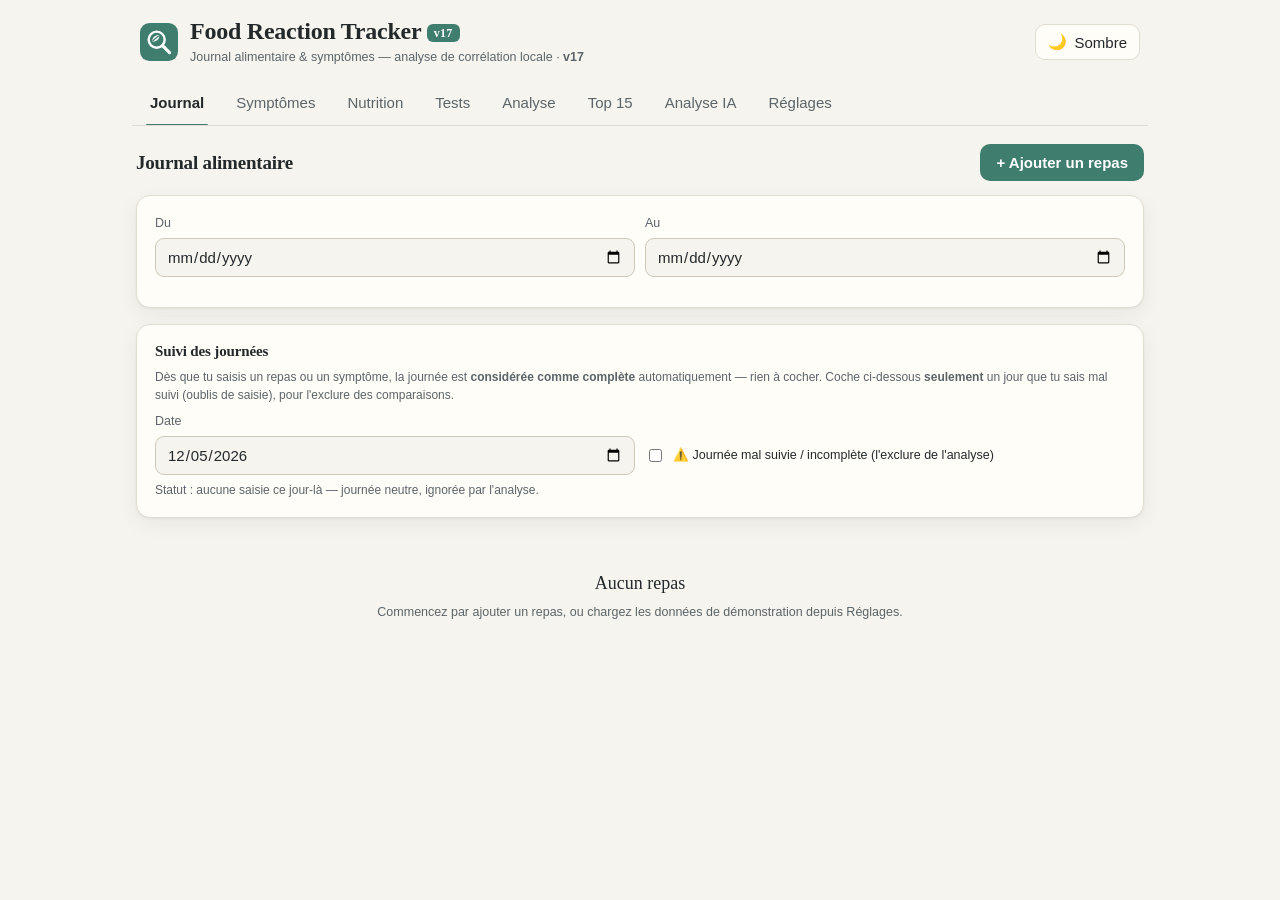
<file: index.html>
<!DOCTYPE html>
<html lang="fr">
<head>
<meta charset="UTF-8">
<meta name="viewport" content="width=device-width, initial-scale=1.0">
<title>Food Reaction Tracker</title>
<meta name="theme-color" content="#3f7d6e">
<meta name="mobile-web-app-capable" content="yes">
<meta name="apple-mobile-web-app-capable" content="yes">
<meta name="apple-mobile-web-app-status-bar-style" content="default">
<meta name="apple-mobile-web-app-title" content="Food Tracker">
<link rel="manifest" href="[data-uri]">
<link rel="icon" type="image/svg+xml" href="data:image/svg+xml,%3Csvg%20xmlns%3D%22http%3A%2F%2Fwww.w3.org%2F2000%2Fsvg%22%20viewBox%3D%220%200%2036%2036%22%3E%3Crect%20width%3D%2236%22%20height%3D%2236%22%20rx%3D%229%22%20fill%3D%22%233f7d6e%22%2F%3E%3Cpath%20d%3D%22M11.5%2017.5%20C11.5%2013.4%2014.8%2011%2018.2%2011.6%20C18.7%2015%2015.4%2018.2%2011.5%2017.6%20Z%22%20fill%3D%22%23fff%22%2F%3E%3Ccircle%20cx%3D%2215.8%22%20cy%3D%2215.8%22%20r%3D%227.6%22%20fill%3D%22none%22%20stroke%3D%22%23fff%22%20stroke-width%3D%222.3%22%2F%3E%3Cline%20x1%3D%2221.4%22%20y1%3D%2221.4%22%20x2%3D%2228%22%20y2%3D%2228%22%20stroke%3D%22%23fff%22%20stroke-width%3D%223%22%20stroke-linecap%3D%22round%22%2F%3E%3C%2Fsvg%3E">
<link rel="apple-touch-icon" href="data:image/svg+xml,%3Csvg%20xmlns%3D%22http%3A%2F%2Fwww.w3.org%2F2000%2Fsvg%22%20viewBox%3D%220%200%2036%2036%22%3E%3Crect%20width%3D%2236%22%20height%3D%2236%22%20rx%3D%229%22%20fill%3D%22%233f7d6e%22%2F%3E%3Cpath%20d%3D%22M11.5%2017.5%20C11.5%2013.4%2014.8%2011%2018.2%2011.6%20C18.7%2015%2015.4%2018.2%2011.5%2017.6%20Z%22%20fill%3D%22%23fff%22%2F%3E%3Ccircle%20cx%3D%2215.8%22%20cy%3D%2215.8%22%20r%3D%227.6%22%20fill%3D%22none%22%20stroke%3D%22%23fff%22%20stroke-width%3D%222.3%22%2F%3E%3Cline%20x1%3D%2221.4%22%20y1%3D%2221.4%22%20x2%3D%2228%22%20y2%3D%2228%22%20stroke%3D%22%23fff%22%20stroke-width%3D%223%22%20stroke-linecap%3D%22round%22%2F%3E%3C%2Fsvg%3E">
<!--
  Food Reaction Tracker — application 100% locale (localStorage), hébergeable sur GitHub Pages.
  Aucune dépendance externe obligatoire. Ne pose AUCUN diagnostic médical : produit uniquement
  des scores de suspicion / corrélation observée et des explications éducatives.
  Fichier unique : copiez-le tel quel dans index.html.
-->
<style>
/* ============================ DESIGN TOKENS ============================ */
:root{
  color-scheme:light;     /* contrôles natifs (date/heure) en thème clair par défaut */
  --paper:#f6f4ee;        /* fond "carnet de labo", chaud mais neutre */
  --card:#fffdf8;
  --ink:#23282b;          /* texte principal */
  --ink-soft:#5b6469;
  --line:#e2ddd2;
  --line-strong:#cfc8b9;
  --sage:#3f7d6e;         /* primaire calme, santé sans cliché bleu médical */
  --sage-soft:#e4efe9;
  --amber:#b8782a;        /* prudence / suspicion moyenne */
  --amber-soft:#f6e9d4;
  --coral:#bb4a3f;        /* intensité forte / suspicion élevée */
  --coral-soft:#f6e0db;
  --focus:#2f6f8f;
  --radius:14px;
  --shadow:0 1px 2px rgba(40,40,30,.05),0 6px 20px rgba(40,40,30,.06);
  --font-ui:-apple-system,BlinkMacSystemFont,'Segoe UI',Roboto,Helvetica,Arial,sans-serif;
  --font-display:'Iowan Old Style','Palatino Linotype',Palatino,'Book Antiqua',Georgia,serif;
}
:root[data-theme="dark"]{
  color-scheme:dark;      /* force le texte des champs date/heure en clair sur fond sombre */
  --paper:#161a1c; --card:#1e2326; --ink:#e8e6df; --ink-soft:#9aa3a6;
  --line:#2c3236; --line-strong:#3a4145; --sage:#5fae9b; --sage-soft:#1f3631;
  --amber:#d79a52; --amber-soft:#3a2f1d; --coral:#e08074; --coral-soft:#3a2420;
  --card:#1e2326; --shadow:0 1px 2px rgba(0,0,0,.3),0 6px 20px rgba(0,0,0,.35);
}
*{box-sizing:border-box}
html{-webkit-text-size-adjust:100%}
body{
  margin:0;background:var(--paper);color:var(--ink);font-family:var(--font-ui);
  font-size:15px;line-height:1.5;-webkit-font-smoothing:antialiased;
}
@media (prefers-reduced-motion:no-preference){
  *{transition:background-color .2s,border-color .2s,color .2s}
}
h1,h2,h3{font-family:var(--font-display);font-weight:600;letter-spacing:-.01em;line-height:1.15;margin:0}
a{color:var(--sage)}
button{font-family:inherit;font-size:inherit;cursor:pointer}
input,select,textarea{font-family:inherit;font-size:inherit}

/* ============================ LAYOUT ============================ */
.app{max-width:1040px;margin:0 auto;padding:0 16px 120px}
header.top{
  display:flex;align-items:center;gap:12px;padding:18px 4px 14px;flex-wrap:wrap;
}
.brand{display:flex;flex-direction:column;gap:2px}
.logo{flex:none;display:block}
.brand h1{font-size:24px}
.brand .sub{font-size:12.5px;color:var(--ink-soft)}
.top .spacer{flex:1}
.icon-btn{
  background:var(--card);border:1px solid var(--line);border-radius:10px;
  padding:8px 12px;color:var(--ink);display:inline-flex;align-items:center;gap:7px;
}
.icon-btn:hover{border-color:var(--line-strong)}

/* Disclaimer bandeau */
.disclaimer{
  background:var(--amber-soft);border:1px solid var(--line-strong);
  border-radius:10px;padding:10px 14px;font-size:12.5px;color:var(--ink-soft);
  margin:0 4px 14px;
}
.disclaimer strong{color:var(--ink)}

/* Tabs */
nav.tabs{
  display:flex;gap:4px;overflow-x:auto;padding:4px;margin:0 -4px 18px;
  border-bottom:1px solid var(--line);scrollbar-width:thin;
}
nav.tabs button{
  background:none;border:none;padding:10px 14px;color:var(--ink-soft);
  border-radius:8px 8px 0 0;white-space:nowrap;font-weight:500;position:relative;
}
nav.tabs button[aria-selected="true"]{color:var(--ink);font-weight:600}
nav.tabs button[aria-selected="true"]::after{
  content:"";position:absolute;left:10px;right:10px;bottom:-5px;height:2.5px;
  background:var(--sage);border-radius:2px;
}
nav.tabs button:focus-visible{outline:2px solid var(--focus);outline-offset:2px}

/* Cards & grid */
.card{background:var(--card);border:1px solid var(--line);border-radius:var(--radius);
  box-shadow:var(--shadow);padding:18px}
.grid{display:grid;gap:14px}
.grid.cols-2{grid-template-columns:repeat(auto-fit,minmax(220px,1fr))}
.grid.cols-4{grid-template-columns:repeat(auto-fit,minmax(150px,1fr))}
.section-head{display:flex;align-items:center;justify-content:space-between;gap:12px;margin:0 0 14px}
.section-head h2{font-size:19px}
.muted{color:var(--ink-soft)}
.small{font-size:12.5px}

/* Buttons */
.btn{background:var(--sage);color:#fff;border:none;border-radius:10px;padding:10px 16px;font-weight:600}
.btn:hover{filter:brightness(1.05)}
.btn.ghost{background:none;color:var(--ink);border:1px solid var(--line-strong)}
.btn.ghost:hover{background:var(--paper)}
.btn.danger{background:var(--coral)}
.btn:focus-visible{outline:2px solid var(--focus);outline-offset:2px}
.btn-row{display:flex;gap:8px;flex-wrap:wrap}

/* Forms */
label.field{display:block;margin-bottom:12px}
label.field > span{display:block;font-size:12.5px;color:var(--ink-soft);margin-bottom:5px;font-weight:500}
input[type=text],input[type=date],input[type=time],input[type=number],input[type=password],select,textarea{
  width:100%;padding:9px 11px;border:1px solid var(--line-strong);border-radius:9px;
  background:var(--paper);color:var(--ink);
}
input:focus,select:focus,textarea:focus{outline:2px solid var(--focus);outline-offset:0;border-color:var(--focus)}
textarea{resize:vertical;min-height:54px}
.row{display:flex;gap:10px;flex-wrap:wrap}
.row > *{flex:1;min-width:120px}

/* Chips / families */
.chips{display:flex;flex-wrap:wrap;gap:6px}
.chip{
  border:1px solid var(--line-strong);background:var(--paper);border-radius:20px;
  padding:4px 10px;font-size:12px;color:var(--ink-soft);cursor:pointer;user-select:none;
}
.chip[aria-pressed="true"]{background:var(--sage-soft);border-color:var(--sage);color:var(--sage);font-weight:600}
.badge{display:inline-block;padding:2px 9px;border-radius:20px;font-size:11.5px;font-weight:600}
.badge.fam{background:var(--sage-soft);color:var(--sage);border:1px solid transparent}

/* Suspicion badge */
.lvl{display:inline-flex;align-items:center;gap:6px;padding:3px 10px;border-radius:20px;font-size:12px;font-weight:600}
.lvl.faible{background:var(--sage-soft);color:var(--sage)}
.lvl.moyen{background:var(--amber-soft);color:var(--amber)}
.lvl.eleve{background:var(--coral-soft);color:var(--coral)}

/* Lists */
.entry{border:1px solid var(--line);border-radius:11px;padding:12px 14px;background:var(--card);margin-bottom:10px}
.entry .head{display:flex;justify-content:space-between;gap:10px;align-items:baseline}
.entry .when{font-size:12.5px;color:var(--ink-soft)}
.entry .del{background:none;border:none;color:var(--coral);font-size:12.5px;padding:4px}

/* Table */
table{width:100%;border-collapse:collapse;font-size:13.5px}
th,td{text-align:left;padding:9px 8px;border-bottom:1px solid var(--line)}
th{font-size:11.5px;text-transform:uppercase;letter-spacing:.04em;color:var(--ink-soft);font-weight:600}
tr.clickable{cursor:pointer}
tr.clickable:hover td{background:var(--paper)}

/* Stat tiles */
.stat{padding:16px}
.stat .n{font-family:var(--font-display);font-size:30px;line-height:1}
.stat .l{font-size:12px;color:var(--ink-soft);margin-top:6px}

/* ====== SIGNATURE : la jauge de suspicion, volontairement "incertaine" ====== */
.gauge{display:flex;align-items:center;gap:14px}
.gauge svg{flex:none}
.gauge .meta{font-size:12.5px;color:var(--ink-soft)}
.gauge .score-n{font-family:var(--font-display);font-size:26px;line-height:1;color:var(--ink)}

/* CSS bar chart (sans librairie) */
.bars{display:flex;flex-direction:column;gap:8px}
.bar-row{display:grid;grid-template-columns:130px 1fr 40px;align-items:center;gap:10px;font-size:12.5px}
.bar-track{background:var(--paper);border:1px solid var(--line);border-radius:6px;height:18px;overflow:hidden}
.bar-fill{height:100%;background:var(--sage);border-radius:6px 0 0 6px}
.bar-fill.amber{background:var(--amber)} .bar-fill.coral{background:var(--coral)}
.bar-row .v{text-align:right;color:var(--ink-soft)}

/* Modal */
.modal-bg{position:fixed;inset:0;background:rgba(20,20,15,.45);display:flex;align-items:flex-end;justify-content:center;z-index:50;padding:0}
.modal{background:var(--card);width:100%;max-width:560px;max-height:88vh;overflow:auto;
  border-radius:18px 18px 0 0;padding:22px}
@media(min-width:600px){.modal-bg{align-items:center}.modal{border-radius:18px}}
.modal h3{font-size:20px;margin-bottom:4px}
.modal .close{float:right;background:none;border:none;font-size:22px;color:var(--ink-soft);cursor:pointer;line-height:1}

/* Item editor inside meal form */
.item-card{border:1px dashed var(--line-strong);border-radius:11px;padding:12px;margin-bottom:10px;background:var(--paper)}
.item-card .item-top{display:flex;gap:8px;align-items:flex-end}
.item-card .item-top > *{margin:0}
.food-base-info{font-size:12px;color:var(--ink-soft);font-style:italic;line-height:1.35;margin:-3px 0 8px}

/* Toast */
.toast{position:fixed;left:50%;bottom:24px;transform:translateX(-50%);
  background:var(--ink);color:var(--paper);padding:10px 18px;border-radius:10px;
  font-size:13.5px;z-index:80;opacity:0;pointer-events:none}
.toast.show{opacity:1;transition:opacity .2s}

/* Empty state */
.empty{text-align:center;padding:36px 16px;color:var(--ink-soft)}
.empty .big{font-family:var(--font-display);font-size:18px;color:var(--ink);margin-bottom:6px}

.hr{height:1px;background:var(--line);border:none;margin:18px 0}
.hint{font-size:12px;color:var(--ink-soft);margin-top:4px}
.warn{background:var(--coral-soft);border:1px solid var(--coral);border-radius:10px;padding:10px 13px;font-size:12.5px;color:var(--ink)}
.ok-note{background:var(--sage-soft);border:1px solid var(--sage);border-radius:10px;padding:10px 13px;font-size:12.5px}
details summary{cursor:pointer;font-weight:600;font-size:13px;color:var(--sage)}
details{margin-top:8px}
.kvs{display:grid;grid-template-columns:auto 1fr;gap:4px 14px;font-size:13px;margin:8px 0}
.kvs .k{color:var(--ink-soft)}
</style>
</head>
<body>
<div class="app">
  <header class="top">
    <svg class="logo" width="38" height="38" viewBox="0 0 36 36" role="img" aria-label="Logo Food Reaction Tracker">
      <rect width="36" height="36" rx="9" fill="#3f7d6e"/>
      <path d="M11.5 17.5 C11.5 13.4 14.8 11 18.2 11.6 C18.7 15 15.4 18.2 11.5 17.6 Z" fill="#fff"/>
      <path d="M12 17 C13.8 15.4 15.7 13.8 17.6 12.4" stroke="#3f7d6e" stroke-width="1.1" fill="none" stroke-linecap="round"/>
      <circle cx="15.8" cy="15.8" r="7.6" fill="none" stroke="#fff" stroke-width="2.3"/>
      <line x1="21.4" y1="21.4" x2="28" y2="28" stroke="#fff" stroke-width="3" stroke-linecap="round"/>
    </svg>
    <div class="brand">
      <h1>Food Reaction Tracker <span style="font-size:12px;font-weight:700;color:#fff;background:#3f7d6e;border-radius:6px;padding:2px 7px;vertical-align:middle;letter-spacing:.3px">v17</span></h1>
      <span class="sub">Journal alimentaire &amp; symptômes — analyse de corrélation locale · <strong>v17</strong></span>
    </div>
    <div class="spacer"></div>
    <button class="icon-btn" id="themeBtn" title="Basculer le thème">🌙 <span id="themeLbl">Sombre</span></button>
  </header>

  <nav class="tabs" role="tablist" id="tabs">
    <button role="tab" data-tab="journal"  aria-selected="true">Journal</button>
    <button role="tab" data-tab="symptomes" aria-selected="false">Symptômes</button>
    <button role="tab" data-tab="nutrition" aria-selected="false">Nutrition</button>
    <button role="tab" data-tab="tests"     aria-selected="false">Tests</button>
    <button role="tab" data-tab="analyse"   aria-selected="false">Analyse</button>
    <button role="tab" data-tab="top"       aria-selected="false">Top 15</button>
    <button role="tab" data-tab="ia"        aria-selected="false">Analyse IA</button>
    <button role="tab" data-tab="reglages"  aria-selected="false">Réglages</button>
  </nav>

  <main id="view"></main>
</div>

<div id="modalRoot"></div>
<div class="toast" id="toast"></div>

<script>
/* =====================================================================
   FOOD REACTION TRACKER — app.js (inline)
   Tout est commenté en français. Vanilla JS, localStorage, aucune dépendance.
   ===================================================================== */
"use strict";

/* ----------------------------- Constantes ----------------------------- */
const STORE_KEY = "frt_data_v1";

const FAMILIES = [
  "produits laitiers","gluten/blé","œufs","fruits à coque","légumineuses",
  "FODMAP","aliments fermentés","alcool","caféine","épices","friture","fruits",
  "légumes","viande","poisson/fruits de mer","ultra-transformé","complément/médicament","autre"
];

const SYMPTOM_TYPES = [
  "nausée","diarrhée","douleurs abdominales","ballonnements","fatigue",
  "maux de tête","reflux","démangeaisons","rougeurs","autre"
];

const MEAL_TYPES = ["petit-déjeuner","déjeuner","dîner","snack","autre"];
/* Échelle de Bristol (types de selles, 1-7). Standard clinique. */
const BRISTOL = [
  { n:1, txt:"Billes dures et séparées (constipation sévère)" },
  { n:2, txt:"En saucisse mais grumeleuse (constipation légère)" },
  { n:3, txt:"Saucisse craquelée en surface (normal)" },
  { n:4, txt:"Saucisse lisse et molle (idéal)" },
  { n:5, txt:"Morceaux mous aux bords nets (tendance molle)" },
  { n:6, txt:"Morceaux floconneux, pâteux (diarrhée légère)" },
  { n:7, txt:"Entièrement liquide (diarrhée)" }
];

/* Portions à 3 niveaux (pas de pesée). Poids utilisé pour la nutrition (sources/jour)
   et, plus doucement, pour le facteur de dose du score de suspicion. */
const PORTIONS = ["petite","normale","grande"];
function portionWeight(p){ return ({petite:0.5, normale:1, grande:1.5})[p] ?? 1; }
function itemPortion(it){ return it && it.portion ? it.portion : "normale"; }
function clamp(x,lo,hi){ return Math.max(lo, Math.min(hi, x)); }

/* Familles considérées comme "plantes" pour le compteur de diversité végétale
   (légumes, fruits, légumineuses, oléagineux, céréales complètes, herbes/épices). */
const PLANT_FAMILIES = ["légumes","fruits","légumineuses","fruits à coque","épices"]; // familles "plante" de base
const NON_PLANT_FAMILIES = ["ultra-transformé","friture","alcool"];                   // disqualifie (frites, burger, bière…)
const WHOLE_GRAIN_RX = /\b(complet|complète|avoine|flocons|quinoa|sarrasin|seigle|épeautre|epeautre|orge|millet|boulg|riz\s*complet)\b/i; // céréales entières comptées par le nom
const JUNK_NAME_RX = /\b(frites?|chips|nuggets?|burger|hamburger|pizza|kebab|hot.?dog|tacos|bière|biere|soda|cola|sirop|bonbon|croissant|brioche|viennoiserie|donut|beignet|gâteau|gateau|biscuit|cookie)\b/i; // jamais une "plante", même mal tagué
function isPlantFood(food){
  if(!food) return false;
  const name=food.name||"";
  if(JUNK_NAME_RX.test(name)) return false;                              // frites, burger, bière, sodas, viennoiseries…
  const fams=food.families||[];
  if(fams.some(f=>NON_PLANT_FAMILIES.includes(f))) return false;          // exclut friture / ultra-transformé / alcool
  return fams.some(f=>PLANT_FAMILIES.includes(f)) || WHOLE_GRAIN_RX.test(name);
}
const PLANT_TARGET = 30; // objectif hebdomadaire (Fiber Fueled)

/* Fenêtres temporelles : un repas est "associé" à un symptôme survenu
   APRÈS le repas, dans les 48 h. Plus c'est proche, plus le poids est fort. */
const WINDOWS = [
  { maxH:2,  w:1.00, label:"0–2 h" },
  { maxH:6,  w:0.85, label:"2–6 h" },
  { maxH:12, w:0.65, label:"6–12 h" },
  { maxH:24, w:0.45, label:"12–24 h" },
  { maxH:48, w:0.25, label:"24–48 h" }
];
const MAX_WINDOW_H = 48;
const ALPHA = 2; // pseudo-comptes pour le lissage bayésien (anti petits échantillons)

/* Hypothèses éducatives par famille (composants potentiellement en cause). */
const FAMILY_HYPOTHESES = {
  "produits laitiers": { comp:["lactose","caséine","protéines de lait"], why:"Le lactose (sucre du lait) et les protéines (caséine, lactosérum) sont des causes fréquentes de troubles digestifs ou de réactions." },
  "gluten/blé":        { comp:["gluten","fructanes (FODMAP)"], why:"Le gluten et les fructanes du blé peuvent provoquer ballonnements et inconfort chez certaines personnes sensibles." },
  "œufs":              { comp:["protéines d'œuf (ovalbumine)"], why:"Les protéines de l'œuf sont un allergène alimentaire courant." },
  "fruits à coque":    { comp:["allergènes (protéines)"], why:"Les fruits à coque comptent parmi les allergènes alimentaires majeurs." },
  "légumineuses":      { comp:["GOS (FODMAP)","lectines"], why:"Les galacto-oligosaccharides fermentent dans l'intestin et peuvent causer des ballonnements." },
  "FODMAP":            { comp:["fructanes","polyols","fructose"], why:"Les FODMAP sont des glucides fermentescibles fréquemment liés au syndrome de l'intestin irritable." },
  "aliments fermentés":{ comp:["histamine","tyramine"], why:"La fermentation augmente l'histamine ; une sensibilité à l'histamine peut déclencher rougeurs, maux de tête." },
  "alcool":            { comp:["éthanol","histamine","sulfites"], why:"L'alcool, l'histamine et les sulfites peuvent provoquer flush, maux de tête, troubles digestifs." },
  "caféine":           { comp:["caféine"], why:"La caféine stimule le transit et peut accentuer reflux ou inconfort chez les personnes sensibles." },
  "épices":            { comp:["capsaïcine"], why:"La capsaïcine (piment) peut irriter le tube digestif et déclencher reflux ou douleurs." },
  "friture":           { comp:["matières grasses cuites","acides gras oxydés","acrylamide"], why:"Les aliments frits sont très gras : ils ralentissent la vidange gastrique et peuvent provoquer lourdeur, reflux, nausée ou diarrhée chez les personnes sensibles au gras." },
  "fruits":            { comp:["fructose","polyols (FODMAP)"], why:"Un excès de fructose ou de polyols peut être mal absorbé et fermenter." },
  "légumes":           { comp:["fructanes (oignon, ail)","FODMAP"], why:"Oignon et ail sont riches en fructanes, déclencheurs FODMAP classiques." },
  "viande":            { comp:["nitrites (si transformée)","fer"], why:"Les viandes transformées contiennent des additifs (nitrites) parfois mal tolérés." },
  "poisson/fruits de mer":{ comp:["histamine","allergènes"], why:"Le poisson peu frais accumule de l'histamine ; crustacés et mollusques sont allergènes." },
  "ultra-transformé":  { comp:["additifs","émulsifiants","édulcorants (polyols)"], why:"Additifs et émulsifiants des produits ultra-transformés sont étudiés pour leurs effets digestifs." },
  "complément/médicament": { comp:["magnésium (formes laxatives)","excipients (polyols)","huiles de poisson à forte dose"], why:"Certains compléments influencent directement le transit : le magnésium (oxyde, citrate) est laxatif, certains excipients (sorbitol…) aussi, et les oméga-3 à forte dose peuvent irriter. À vérifier avec un médecin ou pharmacien avant tout arrêt d'un produit prescrit." },
  "autre":             { comp:[], why:"Aucune famille spécifique identifiée — continuez à noter pour affiner." }
};

/* --------- Suivi nutritionnel (estimation par PORTIONS, pas par grammes) ---------
   Modèle volontairement qualitatif : chaque aliment loggé ≈ 1 portion.
   On évalue la DIVERSITÉ des sources de chaque nutriment, jamais des quantités. */
const NUTRIENTS = [
  { id:"proteines",   label:"Protéines",              target:2.5, fams:["viande","poisson/fruits de mer","œufs","légumineuses","produits laitiers"], suggest:["œufs","poulet","poisson","lentilles","yaourt"] },
  { id:"lipides",     label:"Bons lipides",           target:1.5, fams:["fruits à coque","poisson/fruits de mer"], suggest:["noix & amandes","huile d'olive","avocat","saumon"] },
  { id:"omega3",      label:"Oméga-3",                target:0.7, fams:["fruits à coque"], suggest:["saumon","maquereau","sardines","noix","graines de lin"] },
  { id:"fibres",      label:"Fibres",                 target:3.0, fams:["légumes","fruits","légumineuses"], suggest:["légumes verts","fruits","lentilles","flocons d'avoine"] },
  { id:"calcium",     label:"Calcium",                target:2.0, fams:["produits laitiers"], suggest:["yaourt","fromage","amandes","brocoli","sardines"] },
  { id:"fer",         label:"Fer",                    target:1.5, fams:["viande","légumineuses"], suggest:["viande rouge","lentilles","épinards","pois chiches"] },
  { id:"vitC",        label:"Vitamine C",             target:2.0, fams:["fruits","légumes"], suggest:["agrumes","kiwi","poivron","brocoli","fraises"] },
  { id:"betacarotene",label:"Bêta-carotène / Vit. A", target:1.0, fams:[], suggest:["carottes","patate douce","courge","épinards","abricots"] },
  { id:"b12",         label:"Vitamine B12",           target:1.5, fams:["viande","poisson/fruits de mer","œufs","produits laitiers"], suggest:["viande","poisson","œufs","produits laitiers"] },
  { id:"vitD",        label:"Vitamine D",             target:0.5, fams:[], suggest:["poisson gras","œufs jaunes","exposition au soleil"] },
  { id:"potassium",   label:"Potassium / Magnésium",  target:3.0, fams:["fruits","légumes","légumineuses","fruits à coque"], suggest:["banane","légumes verts","légumineuses","oléagineux"] }
];

/* Détection par NOM (ce que les familles ne capturent pas finement). */
const NAME_NUTRIENTS = [
  { kw:["carotte","patate douce","courge","potiron","abricot","mangue","epinard","blette","poivron rouge","melon"], ids:["betacarotene"] },
  { kw:["saumon","maquereau","sardine","hareng","truite","thon","anchois"], ids:["omega3","vitd","b12","proteines"] },
  { kw:["orange","citron","pamplemousse","kiwi","fraise","poivron","brocoli","persil","cassis","goyave"], ids:["vitc"] },
  { kw:["noix","amande","noisette","cajou","pistache","graine","lin","chia"], ids:["lipides","omega3","potassium"] },
  { kw:["lentille","pois chiche","haricot","feve","pois casse"], ids:["fer","fibres","proteines","potassium"] },
  { kw:["banane"], ids:["potassium"] },
  { kw:["oeuf"], ids:["b12","vitd","proteines"] },
  { kw:["foie"], ids:["fer","betacarotene","b12"] },
  { kw:["avocat","huile d'olive","huile de colza","olive"], ids:["lipides"] },
  { kw:["yaourt","lait","fromage","skyr"], ids:["calcium","proteines","b12"] }
];
/* enlève accents + ligatures + minuscule, pour des correspondances robustes (épinard/epinard, œuf/oeuf). */
function deaccent(s){ return String(s||"").normalize("NFD").replace(/[\u0300-\u036f]/g,"").replace(/œ/gi,"oe").replace(/æ/gi,"ae").toLowerCase(); }

/* Fiches détaillées par nutriment : rôle dans le corps + 15 aliments sains,
   courants et non nocifs qui en sont de bonnes sources. À titre éducatif. */
const NUTRIENT_INFO = {
  proteines: { role:"Les protéines servent à construire et réparer les muscles, fabriquer les enzymes, les hormones et les anticorps du système immunitaire. Elles aident aussi à la satiété.",
    foods:["œufs","poulet","dinde","bœuf maigre","poisson blanc (cabillaud)","saumon","thon","lentilles","pois chiches","haricots rouges","tofu","yaourt grec","fromage blanc","fromage","amandes"] },
  lipides: { role:"Les bons lipides fournissent de l'énergie, entrent dans la composition des membranes cellulaires et permettent d'absorber les vitamines A, D, E et K. Ils soutiennent l'équilibre hormonal.",
    foods:["huile d'olive","avocat","amandes","noix","noisettes","graines de courge","graines de tournesol","saumon","maquereau","sardines","olives","huile de colza","graines de lin","graines de chia","purée d'amande"] },
  omega3: { role:"Les oméga-3 sont des acides gras essentiels (le corps ne les fabrique pas). Ils soutiennent le cœur, le cerveau et ont un rôle anti-inflammatoire.",
    foods:["saumon","maquereau","sardines","hareng","anchois","truite","noix","graines de lin","graines de chia","huile de colza","huile de noix","œufs filière oméga-3","edamame","algues (nori)","graines de chanvre"] },
  fibres: { role:"Les fibres facilitent le transit, nourrissent le microbiote intestinal, prolongent la satiété et aident à réguler la glycémie et le cholestérol.",
    foods:["flocons d'avoine","pain complet","lentilles","pois chiches","haricots","pommes","poires","framboises","brocoli","carottes","épinards","amandes","graines de chia","patate douce","pruneaux"] },
  calcium: { role:"Le calcium construit et entretient les os et les dents. Il intervient aussi dans la contraction musculaire, la coagulation du sang et la transmission nerveuse.",
    foods:["yaourt","fromage","lait","fromage blanc","sardines (avec arêtes)","amandes","brocoli","chou kale","épinards","tofu (au calcium)","figues séchées","graines de sésame / tahini","haricots blancs","oranges","eaux minérales riches en calcium"] },
  fer: { role:"Le fer transporte l'oxygène dans le sang (hémoglobine), produit de l'énergie et soutient l'immunité. Astuce : un aliment riche en vitamine C au même repas améliore son absorption.",
    foods:["bœuf maigre","lentilles","pois chiches","haricots rouges","épinards","tofu","œufs","graines de courge","quinoa","flocons d'avoine","chocolat noir","persil","sardines","abricots secs","boudin (occasionnel)"] },
  vitC: { role:"La vitamine C soutient l'immunité, agit comme antioxydant, participe à la fabrication du collagène (peau, vaisseaux) et améliore l'absorption du fer végétal.",
    foods:["orange","kiwi","fraises","poivron rouge","brocoli","choux de Bruxelles","persil","citron","pamplemousse","mangue","papaye","cassis","tomate","épinards","chou-fleur"] },
  betacarotene: { role:"Le bêta-carotène se transforme en vitamine A dans le corps. Elle est essentielle à la vision, à la peau, à l'immunité, et agit comme antioxydant.",
    foods:["carottes","patate douce","courge / potiron","épinards","mangue","abricots","melon","poivron rouge","chou kale","blettes","tomate","brocoli","mâche","persil","cresson"] },
  b12: { role:"La vitamine B12 participe à la formation des globules rouges, au bon fonctionnement du système nerveux et à la synthèse de l'ADN. On la trouve quasi uniquement dans les produits animaux.",
    foods:["œufs","saumon","thon","sardines","truite","maquereau","hareng","moules","huîtres","bœuf","volaille","lait","yaourt","fromage","produits enrichis (si végétarien)"] },
  vitD: { role:"La vitamine D permet d'absorber le calcium, renforce les os, soutient l'immunité et les muscles. Le soleil reste la principale source ; l'alimentation complète.",
    foods:["saumon","maquereau","sardines","hareng","truite","thon","jaune d'œuf","champignons exposés aux UV","lait enrichi","yaourt enrichi","beurre","fromage","foie","huile de foie de morue","exposition modérée au soleil"] },
  potassium: { role:"Le potassium aide à réguler la tension artérielle et l'équilibre hydrique. Le magnésium (souvent dans les mêmes aliments) soutient les muscles, les nerfs, l'énergie et le sommeil.",
    foods:["banane","pomme de terre","patate douce","épinards","avocat","haricots","lentilles","amandes","noix de cajou","graines de courge","chocolat noir","flocons d'avoine","abricots secs","betterave","courge"] }
};

/* --------- Auto-classification : nom d'aliment -> familles présélectionnées ---------
   Uniquement une SUGGESTION (jamais verrouillée). Le 3e élément optionnel = exclusions. */
const FOOD_FAMILIES = [
  // produits laitiers
  ["lait",["produits laitiers"]], ["fromage",["produits laitiers","aliments fermentés"]],
  ["yaourt",["produits laitiers","aliments fermentés"]], ["creme",["produits laitiers"]],
  ["beurre",["produits laitiers"]], ["skyr",["produits laitiers"]], ["kefir",["produits laitiers","aliments fermentés"]],
  // gluten / blé
  ["pain",["gluten/blé"]], ["pate",["gluten/blé"]], ["pizza",["gluten/blé","produits laitiers","ultra-transformé"]],
  ["biscuit",["gluten/blé","ultra-transformé"]], ["gateau",["gluten/blé","ultra-transformé"]],
  ["cereale",["gluten/blé"]], ["semoule",["gluten/blé"]], ["couscous",["gluten/blé"]],
  ["baguette",["gluten/blé"]], ["croissant",["gluten/blé","ultra-transformé"]], ["pain de mie",["gluten/blé","ultra-transformé"]],
  // œufs
  ["oeuf",["œufs"]],
  // fruits à coque
  ["noix",["fruits à coque"]], ["amande",["fruits à coque"]], ["noisette",["fruits à coque"]],
  ["cajou",["fruits à coque"]], ["pistache",["fruits à coque"]], ["cacahuete",["fruits à coque"]], ["graine",["fruits à coque"]],
  // légumineuses
  ["lentille",["légumineuses","FODMAP"]], ["pois chiche",["légumineuses","FODMAP"]],
  ["haricot",["légumineuses","FODMAP"],["vert"]], ["haricot vert",["légumes"]],
  ["feve",["légumineuses","FODMAP"]], ["soja",["légumineuses"]], ["pois casse",["légumineuses","FODMAP"]],
  // légumes FODMAP
  ["oignon",["légumes","FODMAP"]], ["ail",["légumes","FODMAP"]], ["echalote",["légumes","FODMAP"]],
  ["poireau",["légumes","FODMAP"]], ["champignon",["légumes","FODMAP"]], ["chou",["légumes","FODMAP"]],
  ["avocat",["légumes","FODMAP"]], ["asperge",["légumes","FODMAP"]],
  // légumes courants
  ["carotte",["légumes"]], ["courgette",["légumes"]], ["tomate",["légumes"]], ["salade",["légumes"]],
  ["laitue",["légumes"]], ["epinard",["légumes"]], ["brocoli",["légumes"]], ["poivron",["légumes"]],
  ["courge",["légumes"]], ["potiron",["légumes"]], ["concombre",["légumes"]], ["aubergine",["légumes"]],
  ["betterave",["légumes"]], ["patate",["légumes"]], ["pomme de terre",["légumes"]], ["riz",["autre"]],
  // fruits FODMAP
  ["pomme",["fruits","FODMAP"],["terre"]], ["poire",["fruits","FODMAP"]], ["peche",["fruits","FODMAP"]],
  ["abricot",["fruits","FODMAP"]], ["mangue",["fruits","FODMAP"]], ["cerise",["fruits","FODMAP"]],
  ["prune",["fruits","FODMAP"]], ["pasteque",["fruits","FODMAP"]],
  // fruits courants
  ["banane",["fruits"]], ["orange",["fruits"]], ["citron",["fruits"]], ["fraise",["fruits"]],
  ["raisin",["fruits"]], ["kiwi",["fruits"]], ["ananas",["fruits"]], ["melon",["fruits"]],
  ["myrtille",["fruits"]], ["framboise",["fruits"]],
  // viande
  ["poulet",["viande"]], ["boeuf",["viande"]], ["porc",["viande"]], ["agneau",["viande"]],
  ["dinde",["viande"]], ["veau",["viande"]], ["steak",["viande"]],
  ["jambon",["viande","ultra-transformé"]], ["saucisse",["viande","ultra-transformé"]],
  ["lardon",["viande","ultra-transformé"]], ["bacon",["viande","ultra-transformé"]], ["nugget",["viande","ultra-transformé"]],
  // poisson / fruits de mer
  ["poisson",["poisson/fruits de mer"]], ["saumon",["poisson/fruits de mer"]], ["thon",["poisson/fruits de mer"]],
  ["cabillaud",["poisson/fruits de mer"]], ["crevette",["poisson/fruits de mer"]], ["moule",["poisson/fruits de mer"]],
  ["huitre",["poisson/fruits de mer"]], ["sardine",["poisson/fruits de mer"]], ["maquereau",["poisson/fruits de mer"]],
  ["truite",["poisson/fruits de mer"]], ["crabe",["poisson/fruits de mer"]],
  // boissons / divers
  ["cafe",["caféine"]], ["the",["caféine"]], ["chocolat",["caféine","ultra-transformé"]],
  ["vin",["alcool"],["vinaigre","vinaigrette"]], ["biere",["alcool","gluten/blé"]], ["whisky",["alcool"]], ["champagne",["alcool"]],
  ["choucroute",["aliments fermentés","légumes"]], ["kombucha",["aliments fermentés"]], ["miso",["aliments fermentés","légumineuses"]],
  ["piment",["épices"]], ["curry",["épices"]], ["poivre",["épices"]], ["paprika",["épices"]], ["epice",["épices"]],
  ["chips",["ultra-transformé"]], ["soda",["ultra-transformé","caféine"]], ["bonbon",["ultra-transformé"]],
  // fritures & fast-food
  ["frite",["légumes","ultra-transformé","friture"]], ["friture",["ultra-transformé","friture"]], ["beignet",["gluten/blé","ultra-transformé","friture"]],
  ["nem",["ultra-transformé","friture"]], ["samoussa",["ultra-transformé","friture"]], ["churros",["gluten/blé","ultra-transformé","friture"]],
  ["nugget",["viande","ultra-transformé","friture"]], ["tempura",["friture"]], ["panure",["gluten/blé","friture"]], ["pane",["gluten/blé","friture"]],
  ["hamburger",["gluten/blé","viande","ultra-transformé"]], ["burger",["gluten/blé","viande","ultra-transformé"]],
  ["cheeseburger",["gluten/blé","viande","produits laitiers","ultra-transformé"]], ["panini",["gluten/blé","ultra-transformé"]],
  ["kebab",["viande","gluten/blé","ultra-transformé"]], ["tacos",["viande","gluten/blé","ultra-transformé"]],
  ["hot-dog",["viande","gluten/blé","ultra-transformé"]], ["hotdog",["viande","gluten/blé","ultra-transformé"]],
  ["sandwich",["gluten/blé","ultra-transformé"]], ["wrap",["gluten/blé","ultra-transformé"]],
  // piquant / épicé
  ["piquant",["épices"]], ["harissa",["épices"]], ["wasabi",["épices"]], ["gingembre",["épices"]], ["tabasco",["épices"]], ["sauce piquante",["épices"]],
  // marques fast-food (familles indicatives ; un menu reste un composite, voir l'IA / repas types)
  ["quick",["gluten/blé","viande","ultra-transformé"]], ["mcdo",["gluten/blé","viande","ultra-transformé"]],
  ["macdo",["gluten/blé","viande","ultra-transformé"]], ["big mac",["gluten/blé","viande","ultra-transformé"]],
  ["kfc",["viande","ultra-transformé","friture"]], ["burger king",["gluten/blé","viande","ultra-transformé"]],
  // compléments & médicaments (pris en prévention ; ceux pris en réaction à une crise -> notes de l'épisode)
  ["magnesium",["complément/médicament"]], ["vitamine",["complément/médicament"]], ["vitamines",["complément/médicament"]],
  ["omega",["complément/médicament"]], ["omega 3",["complément/médicament"]], ["epa",["complément/médicament"]], ["dha",["complément/médicament"]],
  ["complement",["complément/médicament"]], ["probiotique",["complément/médicament"]], ["probiotiques",["complément/médicament"]],
  ["zinc",["complément/médicament"]], ["fer comprime",["complément/médicament"]], ["collagene",["complément/médicament"]],
  ["spiruline",["complément/médicament"]], ["levure de biere",["complément/médicament"]]
];
/* Saisie rapide : découpe un texte libre ("omelette, pain complet et café") en noms d'aliments.
   Séparateurs : virgule, point-virgule, retour ligne, slash, " et ", " puis ", "+".
   Si un morceau contient plusieurs aliments SANS séparateur (cas typique de la dictée :
   "omelette pain complet café"), on le segmente via le lexique connu. */
const QUICK_STOPWORDS = new Set(["du","de","la","le","les","des","un","une","d","l","au","aux","a","mon","ma","mes","son","sa","ses","ce","cette"]);
const FOOD_HEADS = new Set(["jus","salade","soupe","puree","compote","tarte","gratin","sauce","creme","smoothie","poelee","assiette"]); // absorbent l'aliment suivant (jus d'orange…)

function buildFoodLexicon(){
  const lex = new Set();
  FOOD_FAMILIES.forEach(([kw])=>lex.add(deaccent(kw)));
  NAME_NUTRIENTS.forEach(r=>r.kw.forEach(k=>lex.add(deaccent(k))));
  (DB.foods||[]).forEach(f=>{ if(f.name) lex.add(deaccent(f.name.trim())); });
  return lex;
}
const _depl = w => w.replace(/[sx]$/,"");
function lexHas(lex, phrase){ return lex.has(phrase) || lex.has(phrase.split(" ").map(_depl).join(" ")); }

/* Segmente une suite de mots sans séparateurs en aliments, par plus longue correspondance connue. */
function segmentFoodPhrase(text){
  const lex = buildFoodLexicon();
  const rawWords = String(text).trim().split(/\s+/).filter(Boolean);
  const words=[], norms=[];
  for(const rw of rawWords){
    const stripped = rw.replace(/^[dl]'/i,"");                 // d'orange -> orange (pour matcher)
    const n = deaccent(stripped);
    if(QUICK_STOPWORDS.has(n)) continue;                        // articles/liaisons ignorés
    words.push(rw); norms.push(n);
  }
  const chunks=[]; let i=0;
  while(i<words.length){
    let matched=0;
    for(let len=Math.min(3, words.length-i); len>=1; len--){    // plus longue correspondance d'abord
      if(lexHas(lex, norms.slice(i,i+len).join(" "))){ matched=len; break; }
    }
    if(matched){
      const prev=chunks[chunks.length-1];
      if(prev && FOOD_HEADS.has(prev.normTail)){                // "jus" + "orange" -> "jus d'orange"
        prev.words.push(...words.slice(i,i+matched)); prev.normTail=norms[i+matched-1];
      } else {
        chunks.push({ words:words.slice(i,i+matched), normTail:norms[i+matched-1] });
      }
      i+=matched;
    } else {
      if(chunks.length){                                        // mot inconnu = qualificatif du précédent
        chunks[chunks.length-1].words.push(words[i]);
        chunks[chunks.length-1].normTail=norms[i];
      } else {
        chunks.push({ words:[words[i]], normTail:norms[i] });
      }
      i++;
    }
  }
  return chunks.map(c=>c.words.join(" "));
}

function parseQuickFoods(text){
  if(!text) return [];
  const parts = String(text)
    .replace(/\b(et puis|puis|ensuite|et|avec)\b/gi, ",")       // liants du langage parlé (dictée)
    .split(/[,;\n/+]+/)
    .map(s=>s.trim().replace(/^(du|de la|de l'|des|un|une|le|la|les|d')\s+/i,"").trim())
    .filter(s=>s.length>1);
  const out=[];
  for(const p of parts){
    const meaningful = p.split(/\s+/).filter(w=>!QUICK_STOPWORDS.has(deaccent(w.replace(/^[dl]'/i,""))));
    if(meaningful.length>=2){ out.push(...segmentFoodPhrase(p)); }  // bloc sans virgules -> segmentation
    else out.push(p);
  }
  const seen=new Set(), res=[];
  for(const p of out){ const k=p.toLowerCase(); if(p.length>1 && !seen.has(k)){ seen.add(k); res.push(p); } }
  return res;
}

/* Renvoie les familles suggérées pour un nom d'aliment (tableau, éventuellement vide). */
function classifyFood(name){
  const joined = deaccent(name);
  const words = joined.split(/[^a-z0-9]+/).filter(Boolean);
  const fams = new Set();
  for(const [kw, list, not] of FOOD_FAMILIES){
    if(not && not.some(x => joined.includes(x))) continue;
    const multi = /[ -]/.test(kw);
    const match = multi ? joined.includes(kw) : words.some(w => w === kw || w.startsWith(kw));
    if(match) list.forEach(f => fams.add(f));
  }
  return [...fams];
}

/* ----------------------------- État / DB ----------------------------- */
let DB = { foods:[], meals:[], symptoms:[], trials:[], protocols:[], favorites:[], dayConfirmations:{}, settings:{ theme:null, window:24, windowSet:true, analysisSymptom:"diarrhée" } };
let SESSION_API_KEY = ""; // clé en mémoire de session, jamais persistée par défaut

function uid(){ return Date.now().toString(36) + Math.random().toString(36).slice(2,7); }

function load(){
  try{
    const raw = localStorage.getItem(STORE_KEY);
    if(raw){ DB = Object.assign(DB, JSON.parse(raw)); }
  }catch(e){ console.warn("Lecture localStorage impossible", e); }
  if(!DB.settings) DB.settings = { theme:null, window:24, windowSet:true, analysisSymptom:"diarrhée" };
  if(!Array.isArray(DB.foods)) DB.foods = [];
  if(!Array.isArray(DB.meals)) DB.meals = [];
  if(!Array.isArray(DB.symptoms)) DB.symptoms = [];
  if(!Array.isArray(DB.protocols)) DB.protocols = [];
  if(!Array.isArray(DB.trials)) DB.trials = [];
  if(!Array.isArray(DB.favorites)) DB.favorites = [];
  if(!DB.dayConfirmations || typeof DB.dayConfirmations!=="object" || Array.isArray(DB.dayConfirmations)) DB.dayConfirmations = {};
  // Migration douce : les anciens fichiers restent lisibles et les nouveaux champs sont facultatifs.
  if(!DB.settings.windowSet){ DB.settings.window = 24; DB.settings.windowSet = true; }
  if(![6,12,24,48].includes(+DB.settings.window)) DB.settings.window = 24;
  if(!DB.settings.analysisSymptom) DB.settings.analysisSymptom = "diarrhée";
  DB.symptoms = DB.symptoms.map(sym=>({
    urgency:null, stoolCount:null, nocturnal:false, relief:null,
    loperamide:false, loperamideDose:"", ...sym
  }));
  // clé API persistée explicitement (si l'utilisateur l'a choisi)
  if(DB.settings.savedApiKey) SESSION_API_KEY = DB.settings.savedApiKey;
}
function save(){
  try{ localStorage.setItem(STORE_KEY, JSON.stringify(DB)); }
  catch(e){ toast("Sauvegarde impossible (stockage plein ?)"); }
}

/* ----------------------------- Utilitaires --------------------------- */
function toast(msg){
  const t = document.getElementById("toast");
  t.textContent = msg; t.classList.add("show");
  clearTimeout(t._t); t._t = setTimeout(()=>t.classList.remove("show"), 2200);
}
function fmtDate(iso){
  const d = new Date(iso);
  return d.toLocaleString("fr-FR",{ day:"2-digit",month:"short",hour:"2-digit",minute:"2-digit" });
}
function hoursBetween(aIso,bIso){ return (new Date(bIso)-new Date(aIso))/3600000; }
function escapeHtml(s){ return String(s??"").replace(/[&<>"']/g,c=>({ "&":"&amp;","<":"&lt;",">":"&gt;",'"':"&quot;","'":"&#39;" }[c])); }
function todayISODate(off=0){ const d=new Date(); d.setDate(d.getDate()+off); const p=n=>String(n).padStart(2,"0"); return `${d.getFullYear()}-${p(d.getMonth()+1)}-${p(d.getDate())}`; }
function nowHM(){ return new Date().toTimeString().slice(0,5); }
/* Pour pré-remplir <input date/time> à partir d'un ISO, dans le fuseau LOCAL.
   Retombe sur maintenant si la date est invalide (donnée corrompue). */
function localDateInput(iso){ let d=new Date(iso); if(isNaN(d)) d=new Date(); const p=n=>String(n).padStart(2,"0"); return `${d.getFullYear()}-${p(d.getMonth()+1)}-${p(d.getDate())}`; }
function localTimeInput(iso){ let d=new Date(iso); if(isNaN(d)) d=new Date(); const p=n=>String(n).padStart(2,"0"); return `${p(d.getHours())}:${p(d.getMinutes())}`; }
function localDateKey(value){
  const d=value instanceof Date ? value : new Date(value);
  if(isNaN(d)) return "";
  const p=n=>String(n).padStart(2,"0");
  return `${d.getFullYear()}-${p(d.getMonth()+1)}-${p(d.getDate())}`;
}
function dayHasActivity(dateKey){
  return DB.meals.some(m=>localDateKey(m.datetime)===dateKey)
      || DB.symptoms.some(s=>localDateKey(s.startDatetime)===dateKey);
}
function isDayConfirmed(dateKey){
  const v = DB.dayConfirmations ? DB.dayConfirmations[dateKey] : undefined;
  if(v===false) return false;      // journée explicitement marquée « incomplète »
  if(v===true)  return true;       // confirmée explicitement (compat. anciennes données)
  return dayHasActivity(dateKey);  // présomption : au moins une saisie => journée complète
}
/* Une absence n'est comptée que si toutes les journées couvrant les 24 h suivantes sont confirmées. */
function observationIsComplete(mealIso, hours=24){
  const start=new Date(mealIso); if(isNaN(start)) return false;
  const end=new Date(start.getTime()+hours*3600000);
  const cursor=new Date(start.getFullYear(),start.getMonth(),start.getDate());
  const last=new Date(end.getFullYear(),end.getMonth(),end.getDate());
  while(cursor<=last){
    if(!isDayConfirmed(localDateKey(cursor))) return false;
    cursor.setDate(cursor.getDate()+1);
  }
  return true;
}

/* Trouve un aliment par nom (insensible casse). */
function foodByName(name){
  const key=String(name||"").trim().toLowerCase();
  return key ? DB.foods.find(x => x.name.toLowerCase() === key) : null;
}

/* Trouve un aliment ou le crée. Pour un aliment existant, les familles cochées
   REMPLACENT la fiche globale : une famille décochée est donc réellement supprimée. */
function getOrCreateFood(name, families){
  name = name.trim();
  const cleanFamilies=[...new Set((families||[]).filter(f=>FAMILIES.includes(f)))];
  let f = foodByName(name);
  if(f){
    f.families = cleanFamilies;
    return f;
  }
  f = { id:uid(), name, families:cleanFamilies, notes:"" };
  DB.foods.push(f);
  return f;
}
function foodById(id){ return DB.foods.find(f=>f.id===id); }

/* Familles à afficher lors de la saisie : fiche globale existante en priorité,
   sinon suggestion issue du dictionnaire intégré. */
function familiesForFoodName(name){
  const existing=foodByName(name);
  return existing ? (existing.families||[]).slice() : classifyFood(name);
}

/* ----------------------- Fonctions métier (API) ---------------------- */
function addMeal(meal){
  meal.id = meal.id || uid();
  DB.meals.push(meal); save();
}
function addSymptom(sym){
  sym.id = sym.id || uid();
  DB.symptoms.push(sym); save();
}

/* Poids temporel pour un délai (heures) entre repas et symptôme. */
function currentMaxWindow(){ return DB.settings.window || MAX_WINDOW_H; }
function windowWeight(hours){
  if(hours <= 0) return 0;                 // symptôme avant/pendant le repas -> ignoré
  if(hours > currentMaxWindow()) return 0; // au-delà de la fenêtre d'analyse choisie -> non associé
  for(const win of WINDOWS){ if(hours <= win.maxH) return win.w; }
  return 0;
}
function windowLabel(hours){
  for(const win of WINDOWS){ if(hours <= win.maxH) return win.label; }
  return ">48 h";
}

const ANALYSIS_FILTERS = ["diarrhée","douleurs abdominales","ballonnements","reflux","tous les symptômes"];
function currentAnalysisFilter(){ return DB.settings.analysisSymptom || "diarrhée"; }
function symptomMatchesAnalysis(s, filter=currentAnalysisFilter()){
  if(filter==="tous les symptômes") return true;
  return (s.types||[]).includes(filter);
}
function windowIndexForDelay(hours){
  if(hours<=0 || hours>MAX_WINDOW_H) return -1;
  return WINDOWS.findIndex(win=>hours<=win.maxH);
}
/* Analyse descriptive : chaque repas est classé dans la première fenêtre contenant
   un épisode correspondant. Les fenêtres restent séparées et ne sont pas fusionnées. */
function calculateWindowAssociations(filter=currentAnalysisFilter()){
  const relevantSymptoms=DB.symptoms.filter(sym=>symptomMatchesAnalysis(sym,filter));
  const agg={};
  for(const meal of DB.meals){
    let nearest=null;
    for(const sym of relevantSymptoms){
      const h=hoursBetween(meal.datetime,sym.startDatetime);
      if(h>0 && h<=MAX_WINDOW_H && (nearest===null || h<nearest)) nearest=h;
    }
    const bucket=nearest===null ? -1 : windowIndexForDelay(nearest);
    const seen=new Set();
    for(const item of (meal.items||[])){
      if(!item.foodId || seen.has(item.foodId)) continue;
      seen.add(item.foodId);
      if(!agg[item.foodId]) agg[item.foodId]={ exposures:0, windows:WINDOWS.map(()=>0), nonHitsConfirmed:0, unresolved:0 };
      const a=agg[item.foodId]; a.exposures++;
      if(bucket>=0) a.windows[bucket]++;
      else if(observationIsComplete(meal.datetime,24)) a.nonHitsConfirmed++;
      else a.unresolved++;
    }
  }
  const rows=Object.entries(agg).map(([foodId,a])=>{
    const food=foodById(foodId); if(!food) return null;
    const totalHits=a.windows.reduce((x,y)=>x+y,0);
    const maxCount=Math.max(...a.windows);
    const strongestIndex=maxCount>0 ? a.windows.indexOf(maxCount) : -1;
    return { food, ...a, totalHits, strongestWindow:strongestIndex>=0?WINDOWS[strongestIndex].label:"—" };
  }).filter(Boolean);
  rows.sort((a,b)=>b.totalHits-a.totalHits || b.exposures-a.exposures || a.food.name.localeCompare(b.food.name,"fr"));
  const daysWithData=new Set([...DB.meals.map(m=>localDateKey(m.datetime)),...DB.symptoms.map(sym=>localDateKey(sym.startDatetime))].filter(Boolean));
  const confirmedDays=[...daysWithData].filter(isDayConfirmed).length;
  return { rows, relevantSymptoms, daysWithData:daysWithData.size, confirmedDays };
}

/* Pour un repas donné, renvoie le meilleur symptôme associé dans la fenêtre choisie. */
function bestSymptomAfter(mealIso, filter=currentAnalysisFilter()){
  let best = null;
  for(const s of DB.symptoms){
    if(!symptomMatchesAnalysis(s,filter)) continue;
    const h = hoursBetween(mealIso, s.startDatetime);
    const w = windowWeight(h);
    if(w > 0){
      const strength = w * (s.intensity/10);
      if(!best || strength > best.strength){
        best = { symptom:s, delayH:h, weight:w, strength };
      }
    }
  }
  return best; // null si aucun
}

/* CŒUR : score d'association par aliment, corrigé du taux de base.
   Renvoie un tableau trié décroissant par score. */
function calculateFoodScores(){
  const maxWindow = DB.settings.window || MAX_WINDOW_H;

  // Taux de base : proportion de repas suivis d'un symptôme (<=48 h)
  let mealsHit = 0;
  const mealHitMap = {}; // mealId -> bestSymptom info | null
  for(const m of DB.meals){
    const best = bestSymptomAfter(m.datetime);
    mealHitMap[m.id] = best;
    if(best) mealsHit++;
  }
  const totalMeals = DB.meals.length;
  const baseRate = totalMeals ? mealsHit/totalMeals : 0;

  // Agrégation par aliment
  const agg = {}; // foodId -> {exposures, hits, intens[], weights[], delays[]}
  for(const m of DB.meals){
    const best = mealHitMap[m.id];
    const seen = new Set(); // un aliment compte une fois par repas
    for(const it of (m.items||[])){
      if(seen.has(it.foodId)) continue;
      seen.add(it.foodId);
      if(!agg[it.foodId]) agg[it.foodId] = { exposures:0, hits:0, intens:[], weights:[], delays:[], portions:[] };
      const a = agg[it.foodId];
      a.exposures++;
      if(best){
        a.hits++;
        a.intens.push(best.symptom.intensity);
        a.weights.push(best.weight);
        a.delays.push(best.delayH);
        a.portions.push(portionWeight(itemPortion(it))); // taille de portion avant ce symptôme
      }
    }
  }

  const rows = [];
  for(const foodId in agg){
    const a = agg[foodId];
    const food = foodById(foodId);
    if(!food) continue;
    const n = a.exposures, h = a.hits, nonHits = n - h;

    // Taux postérieur lissé vers le taux de base (anti petits échantillons)
    const posterior = (h + ALPHA*baseRate) / (n + ALPHA);
    const lift = baseRate>0 ? posterior/baseRate : 0;

    // Association : part du chemin entre taux de base et certitude (0..1)
    const denom = (1 - baseRate) || 1e-6;
    const assoc = Math.max(0, Math.min(1, (posterior - baseRate)/denom));

    const avgIntensity = h ? a.intens.reduce((s,x)=>s+x,0)/h : 0;
    const avgWeight    = h ? a.weights.reduce((s,x)=>s+x,0)/h : 0;
    const avgDelay     = h ? a.delays.reduce((s,x)=>s+x,0)/h  : 0;
    const avgPortion   = h ? a.portions.reduce((s,x)=>s+x,0)/h : 1;

    const intensityFactor = h ? (0.4 + 0.6*(avgIntensity/10)) : 0;
    const temporalFactor  = h ? (0.4 + 0.6*avgWeight) : 0;
    // Facteur de dose : grandes portions avant symptômes -> score relevé ; petites -> abaissé.
    // Centré sur 1 pour "normale", volontairement modéré (0,75–1,35) et neutre si données absentes.
    const doseFactor = h ? clamp(avgPortion, 0.75, 1.35) : 1;

    let score = Math.round(100 * assoc * intensityFactor * temporalFactor * doseFactor);
    if(h === 0) score = 0;

    // Niveau de confiance fondé sur la taille d'échantillon
    let confidence = "faible";
    if(n >= 5 && h >= 3) confidence = "élevé";
    else if(n >= 3 && h >= 2) confidence = "moyen";

    rows.push({
      food, exposures:n, hits:h, nonHits, baseRate, posterior, lift,
      assoc, avgIntensity, avgDelay, avgWeight, avgPortion, doseFactor, score, confidence,
      families: food.families.slice()
    });
  }
  rows.sort((x,y)=> y.score - x.score || y.lift - x.lift);
  return { rows, baseRate, totalMeals, mealsHit };
}

/* Suspicion d'UN repas (utilisée à l'ajout d'un symptôme). */
function calculateMealSuspicion(meal, symptom){
  const h = hoursBetween(meal.datetime, symptom.startDatetime);
  const w = windowWeight(h);
  const { rows } = calculateFoodScores();
  const byId = {}; rows.forEach(r=>byId[r.food.id]=r);
  const contributors = (meal.items||[]).map(it=>{
    const r = byId[it.foodId]; const food = foodById(it.foodId);
    return { name:food?food.name:"?", score:r?r.score:0, families:food?food.families:[] };
  }).sort((a,b)=>b.score-a.score);
  // Score du repas = moyenne pondérée temps des contributeurs
  const avg = contributors.length ? contributors.reduce((s,c)=>s+c.score,0)/contributors.length : 0;
  const mealScore = Math.round(avg * (0.5 + 0.5*w));
  return { delayH:h, weight:w, label:windowLabel(h), mealScore, contributors };
}

/* Regroupe les aliments suspects par famille. */
function groupFoodsByFamily(){
  const { rows } = calculateFoodScores();
  const fam = {};
  for(const r of rows){
    const fams = r.families.length ? r.families : ["autre"];
    for(const f of fams){
      if(!fam[f]) fam[f] = { family:f, foods:[], totalScore:0, maxScore:0, hits:0 };
      fam[f].foods.push({ name:r.food.name, score:r.score });
      fam[f].totalScore += r.score;
      fam[f].maxScore = Math.max(fam[f].maxScore, r.score);
      fam[f].hits += r.hits;
    }
  }
  return Object.values(fam)
    .map(g=>{ g.foods.sort((a,b)=>b.score-a.score); g.avgScore=Math.round(g.totalScore/g.foods.length); return g; })
    .filter(g=>g.maxScore>0)
    .sort((a,b)=> b.maxScore - a.maxScore);
}

/* Analyse "IA" locale : règles + familles. */
function generateLocalAIAnalysis(){
  const groups = groupFoodsByFamily();
  if(!groups.length) return [];
  return groups.slice(0,6).map(g=>{
    let conf = "faible";
    if(g.maxScore>=66 && g.hits>=3) conf="élevé";
    else if(g.maxScore>=33 && g.hits>=2) conf="moyen";
    const hyp = FAMILY_HYPOTHESES[g.family] || FAMILY_HYPOTHESES["autre"];
    return {
      family:g.family, confidence:conf, maxScore:g.maxScore,
      foods:g.foods.slice(0,6),
      simple:`Les aliments de la famille « ${g.family} » reviennent parmi les plus associés à vos symptômes. `+
             `Ce n'est pas une preuve, mais un motif à surveiller.`,
      scientific: hyp.why + (hyp.comp.length?` Composants potentiellement en cause : ${hyp.comp.join(", ")}.`:"")
    };
  });
}

/* ----------------------------- Export / Import ----------------------- */
function exportData(){
  const blob = new Blob([JSON.stringify(DB,null,2)], {type:"application/json"});
  downloadBlob(blob, `food-reaction-tracker-${todayISODate()}.json`);
}
function importData(file){
  const r = new FileReader();
  r.onload = ()=>{
    try{
      const obj = JSON.parse(r.result);
      if(!Array.isArray(obj.foods)||!Array.isArray(obj.meals)||!Array.isArray(obj.symptoms)) throw new Error("structure invalide");
      DB = Object.assign({
        foods:[], meals:[], symptoms:[], trials:[], protocols:[], favorites:[], dayConfirmations:{},
        settings:{theme:null,window:24,windowSet:true,analysisSymptom:"diarrhée"}
      }, obj);
      if(!DB.settings) DB.settings={theme:null,window:24,windowSet:true,analysisSymptom:"diarrhée"};
      if(!Array.isArray(DB.trials)) DB.trials=[];
      if(!Array.isArray(DB.protocols)) DB.protocols=[];
      if(!Array.isArray(DB.favorites)) DB.favorites=[];
      if(!DB.dayConfirmations || typeof DB.dayConfirmations!=="object") DB.dayConfirmations={};
      if(!DB.settings.analysisSymptom) DB.settings.analysisSymptom="diarrhée";
      DB.symptoms=DB.symptoms.map(sym=>({urgency:null,stoolCount:null,nocturnal:false,relief:null,loperamide:false,loperamideDose:"",...sym}));
      save(); applyTheme(); render();
      toast("Données importées");
    }catch(e){ toast("Fichier invalide : "+e.message); }
  };
  r.readAsText(file);
}
function downloadBlob(blob, name){
  const url = URL.createObjectURL(blob);
  const a = document.createElement("a");
  a.href=url; a.download=name; document.body.appendChild(a); a.click();
  a.remove(); URL.revokeObjectURL(url);
}
function exportCSV(){
  // Deux sections : repas (une ligne par aliment) et symptômes.
  const lines = [];
  lines.push("TYPE;id;datetime;mealType/intensity;food/symptomTypes;portion;families;notes;bristol;urgence;nbSelles;nocturne;soulagement;loperamide;doseLoperamide");
  for(const m of DB.meals){
    for(const it of (m.items||[])){
      const food = foodById(it.foodId);
      lines.push(["REPAS",m.id,m.datetime,m.mealType,
        csv(food?food.name:""), csv(it.portion||it.quantity||"normale"),
        csv((food?food.families:[]).join("|")), csv(m.notes||""),"","","","","","",""].join(";"));
    }
  }
  for(const s of DB.symptoms){
    lines.push(["SYMPTOME",s.id,s.startDatetime,s.intensity,
      csv((s.types||[]).join("|")),"", "", csv(s.notes||""),s.bristol||"",csv(s.urgency||""),s.stoolCount||"",s.nocturnal?"oui":"non",csv(s.relief||""),s.loperamide?"oui":"non",csv(s.loperamideDose||"")].join(";"));
  }
  const blob = new Blob(["\ufeff"+lines.join("\n")], {type:"text/csv;charset=utf-8"});
  downloadBlob(blob, `food-reaction-tracker-${todayISODate()}.csv`);
}
function csv(v){ v=String(v??""); return /[;"\n]/.test(v) ? '"'+v.replace(/"/g,'""')+'"' : v; }

/* ----------------------------- Données démo -------------------------- */
function loadDemo(){
  if(DB.meals.length || DB.symptoms.length){
    if(!confirm("Cela ajoute des données de démonstration à vos données existantes. Continuer ?")) return;
  }
  DB.foods=[]; // on repart propre pour la démo si vide
  const mk=(name,fams)=>getOrCreateFood(name,fams);
  const fromage = mk("fromage",["produits laitiers"]);
  const lait    = mk("lait",["produits laitiers"]);
  const pain    = mk("pain",["gluten/blé"]);
  const pates   = mk("pâtes",["gluten/blé","FODMAP"]);
  const pizza   = mk("pizza",["gluten/blé","produits laitiers","ultra-transformé"]);
  const cafe    = mk("café",["caféine"]);            // pilier fréquent -> doit ressortir BAS
  const oignon  = mk("oignon",["légumes","FODMAP"]);
  const ail     = mk("ail",["légumes","FODMAP"]);
  const pomme   = mk("pomme",["fruits","FODMAP"]);
  const poulet  = mk("poulet",["viande"]);
  const riz     = mk("riz",[]);
  const salade  = mk("salade",["légumes"]);

  // 16 jours. Café à TOUS les petits-déj (pilier fréquent -> doit ressortir BAS).
  // Les jours "laitiers" sont espacés et sont les SEULS suivis d'un symptôme :
  // le fromage doit ressortir en tête malgré une fréquence plus faible que le café.
  // Symptômes rares & espacés -> taux de base discriminant (~0,5).
  const base = new Date(); base.setHours(0,0,0,0); base.setDate(base.getDate()-16);
  const at=(day,h,min=0)=>{ const d=new Date(base); d.setDate(d.getDate()+day); d.setHours(h,min); return d.toISOString(); };
  const meal=(dt,type,items,notes="")=>addMeal({datetime:dt,mealType:type,items:items.map(f=>({foodId:f.id,quantity:"1",notes:""})),notes});
  const sym=(dt,inten,types,notes="",extra={})=>addSymptom({startDatetime:dt,endDatetime:null,intensity:inten,types,notes,urgency:null,stoolCount:null,nocturnal:false,relief:null,loperamide:false,loperamideDose:"",...extra});

  const DAIRY_DAYS = [1,5,9,13]; // jours laitiers, espacés de 4 jours
  for(let d=0; d<16; d++){
    meal(at(d,8), "petit-déjeuner", [cafe, pain]);               // café quotidien
    if(DAIRY_DAYS.includes(d)){
      meal(at(d,12,30), "déjeuner", [fromage, pain, salade]);    // laitier
      meal(at(d,19,30), "dîner",    [poulet, riz]);
      sym(at(d,16,30), 6, ["diarrhée","douleurs abdominales"], "", {bristol:6,urgency:"moyenne",stoolCount:1,relief:"oui"}); // ~4 h après le laitier
    } else {
      meal(at(d,12,30), "déjeuner", [poulet, riz, salade]);
      meal(at(d,19,30), "dîner", d%2 ? [pates, oignon, ail] : [poulet, salade, pomme]);
    }
  }
  // Un épisode "FODMAP" isolé pour montrer un signal secondaire plus faible.
  meal(at(7,12,30), "déjeuner", [pizza]); sym(at(7,18), 5, ["ballonnements","reflux"]);
  void lait;

  save(); render(); toast("Données de démonstration chargées");
}

/* =====================================================================
                                 VUES
   ===================================================================== */
function render(){
  const tab = document.querySelector('nav.tabs [aria-selected="true"]').dataset.tab;
  const v = document.getElementById("view");
  v.innerHTML = "";
  ({ journal:viewJournal, symptomes:viewSymptomes, nutrition:viewNutrition, tests:viewTests, analyse:viewAnalyse,
     top:viewTop, ia:viewIA, reglages:viewReglages }[tab])(v);
}

/* ------- Dashboard (réutilisé en tête de l'onglet Analyse) ------- */
function dashboardHTML(){
  const foods = DB.foods.length;
  const uniqueEaten = new Set(); DB.meals.forEach(m=>(m.items||[]).forEach(i=>uniqueEaten.add(i.foodId)));
  const allDates = [...DB.meals.map(m=>m.datetime), ...DB.symptoms.map(s=>s.startDatetime)].sort();
  let period = "—";
  if(allDates.length) period = `${fmtDate(allDates[0])} → ${fmtDate(allDates[allDates.length-1])}`;
  return `
  <div class="grid cols-4" style="margin-bottom:16px">
    <div class="card stat"><div class="n">${DB.meals.length}</div><div class="l">repas enregistrés</div></div>
    <div class="card stat"><div class="n">${uniqueEaten.size}</div><div class="l">aliments uniques</div></div>
    <div class="card stat"><div class="n">${DB.symptoms.length}</div><div class="l">épisodes de symptômes</div></div>
    <div class="card stat"><div class="n small" style="font-size:14px;font-family:var(--font-ui)">${period}</div><div class="l">période couverte</div></div>
  </div>`;
}

/* --------------------------- Onglet JOURNAL --------------------------- */
function viewJournal(v){
  v.innerHTML = `
    <div class="section-head">
      <h2>Journal alimentaire</h2>
      <button class="btn" id="addMealBtn">+ Ajouter un repas</button>
    </div>
    <div class="card" style="margin-bottom:16px">
      <div class="row">
        <label class="field"><span>Du</span><input type="date" id="jFrom"></label>
        <label class="field"><span>Au</span><input type="date" id="jTo"></label>
      </div>
    </div>
    <div class="card" style="margin-bottom:16px">
      <h3 style="font-size:15px;margin-bottom:8px">Suivi des journées</h3>
      <div class="hint" style="margin-bottom:8px">Dès que tu saisis un repas ou un symptôme, la journée est <strong>considérée comme complète</strong> automatiquement — rien à cocher. Coche ci-dessous <strong>seulement</strong> un jour que tu sais mal suivi (oublis de saisie), pour l'exclure des comparaisons.</div>
      <div class="row" style="align-items:end">
        <label class="field" style="margin:0"><span>Date</span><input type="date" id="jCompleteDate" value="${todayISODate()}"></label>
        <label class="small" style="display:flex;gap:8px;align-items:center;min-height:40px;margin:0">
          <input type="checkbox" id="jIncompleteCheck" style="width:auto">
          <span>⚠️ Journée mal suivie / incomplète (l'exclure de l'analyse)</span>
        </label>
      </div>
      <div class="hint" id="jDayStatus" style="margin-top:6px"></div>
    </div>
    <div id="mealList"></div>`;
  document.getElementById("addMealBtn").onclick = ()=>openMealForm();
  document.getElementById("jFrom").onchange = renderMealList;
  document.getElementById("jTo").onchange = renderMealList;
  const completeDate=document.getElementById("jCompleteDate"), incompleteCheck=document.getElementById("jIncompleteCheck");
  const statusEl=document.getElementById("jDayStatus");
  const syncComplete=()=>{
    const key=completeDate.value;
    incompleteCheck.checked = DB.dayConfirmations[key]===false;
    const active=dayHasActivity(key);
    statusEl.textContent = DB.dayConfirmations[key]===false
      ? "Statut : exclue de l'analyse (marquée incomplète)."
      : active ? "Statut : complète (présumée d'après tes saisies)."
               : "Statut : aucune saisie ce jour-là — journée neutre, ignorée par l'analyse.";
  };
  completeDate.onchange=syncComplete;
  incompleteCheck.onchange=()=>{
    const key=completeDate.value; if(!key) return;
    if(incompleteCheck.checked) DB.dayConfirmations[key]=false; else delete DB.dayConfirmations[key];
    save(); syncComplete(); renderMealList(); toast(incompleteCheck.checked?"Journée exclue de l'analyse":"Journée réintégrée");
  };
  syncComplete();
  renderMealList();
}
function renderMealList(){
  const from = document.getElementById("jFrom")?.value;
  const to   = document.getElementById("jTo")?.value;
  let meals = DB.meals.slice().sort((a,b)=> new Date(b.datetime)-new Date(a.datetime));
  if(from) meals = meals.filter(m=>localDateKey(m.datetime) >= from);
  if(to)   meals = meals.filter(m=>localDateKey(m.datetime) <= to);
  const el = document.getElementById("mealList");
  if(!meals.length){ el.innerHTML = emptyHTML("Aucun repas","Commencez par ajouter un repas, ou chargez les données de démonstration depuis Réglages."); return; }
  el.innerHTML = meals.map(m=>{
    const items = (m.items||[]).map(it=>{
      const f = foodById(it.foodId);
      const fams = f? f.families.map(x=>`<span class="badge fam">${escapeHtml(x)}</span>`).join(" ") : "";
      const portLbl = it.portion && it.portion!=="normale" ? `<span class="muted small">(portion ${escapeHtml(it.portion)})</span>`
                      : (it.quantity ? `<span class="muted small">(${escapeHtml(it.quantity)})</span>` : "");
      return `<div style="margin:4px 0"><strong>${escapeHtml(f?f.name:"?")}</strong> ${portLbl} ${fams}</div>`;
    }).join("");
    const dayKey=localDateKey(m.datetime);
    return `<div class="entry">
      <div class="head">
        <div><strong>${escapeHtml(m.mealType)}</strong> <span class="when">· ${fmtDate(m.datetime)}</span> ${DB.dayConfirmations[dayKey]===false?'<span class="badge fam" style="border-color:var(--amber)">⚠️ journée incomplète</span>':''}</div>
        <div style="display:flex;gap:8px;flex:none">
          <button class="del" style="color:var(--sage)" data-edit-meal="${m.id}">Modifier</button>
          <button class="del" data-del-meal="${m.id}">Supprimer</button>
        </div>
      </div>
      ${items}
      ${m.notes?`<div class="muted small" style="margin-top:6px">📝 ${escapeHtml(m.notes)}</div>`:""}
    </div>`;
  }).join("");
  el.querySelectorAll("[data-edit-meal]").forEach(b=>b.onclick=()=>{
    const meal=DB.meals.find(x=>x.id===b.dataset.editMeal);
    if(meal) openMealForm(meal);
  });
  el.querySelectorAll("[data-del-meal]").forEach(b=>b.onclick=()=>{
    if(confirm("Supprimer ce repas ?")){ DB.meals=DB.meals.filter(x=>x.id!==b.dataset.delMeal); save(); renderMealList(); }
  });
}

/* Formulaire d'ajout OU d'édition de repas (modale) avec items dynamiques.
   Si editMeal est fourni, le formulaire est pré-rempli et met à jour ce repas. */
function openMealForm(editMeal){
  const isEdit = !!editMeal;
  const families = FAMILIES;
  const datalist = DB.foods.map(f=>`<option value="${escapeHtml(f.name)}">`).join("");

  function itemHTML(i, data){
    data = data || {};
    const pressed = new Set(data.fams||[]);
    return `<div class="item-card" data-item="${i}">
      <div class="item-top">
        <label class="field" style="flex:2"><span>Aliment</span>
          <input type="text" list="foodSugg" class="it-name" placeholder="ex : fromage" value="${escapeHtml(data.name||"")}">
        </label>
        <label class="field" style="flex:1"><span>Portion</span>
          <select class="it-portion">
            ${PORTIONS.map(p=>`<option value="${p}"${(data.portion||"normale")===p?" selected":""}>${p}</option>`).join("")}
          </select>
        </label>
        <button class="btn ghost it-rm" type="button" title="Retirer">✕</button>
      </div>
      <div class="food-base-info" hidden aria-live="polite"></div>
      <div style="display:flex;justify-content:space-between;align-items:center;gap:8px">
        <span class="small muted">Familles (plusieurs possibles)</span>
        <button class="btn ghost it-ai" type="button" style="padding:4px 10px;font-size:12px;flex:none">✨ IA</button>
      </div>
      <div class="ai-panel" hidden style="margin:6px 0">
        <div class="row" style="gap:6px">
          <input type="text" class="it-aidesc" placeholder="Décris le plat (ex : burger cheddar, sauce piquante, frit)">
          <button class="btn it-aigo" type="button" style="flex:none">Analyser</button>
        </div>
        <div class="it-aistatus small muted" style="margin-top:4px"></div>
      </div>
      <div class="chips it-fams" style="margin:6px 0">
        ${families.map(f=>`<span class="chip" role="button" tabindex="0" aria-pressed="${pressed.has(f)?"true":"false"}" data-fam="${escapeHtml(f)}">${escapeHtml(f)}</span>`).join("")}
      </div>
      <div class="hint auto-hint" hidden>↺ Familles présélectionnées d'après le nom — vérifiez et ajustez.</div>
    </div>`;
  }

  // Items initiaux : ceux du repas en édition, sinon un vide.
  let initialItems = [{}];
  if(isEdit){
    const built = (editMeal.items||[]).map(it=>{
      const f = foodById(it.foodId);
      return { name:f?f.name:"", portion:itemPortion(it), fams:f?f.families.slice():[] };
    });
    if(built.length) initialItems = built;
  }

  const dateVal = isEdit ? localDateInput(editMeal.datetime) : todayISODate();
  const timeVal = isEdit ? localTimeInput(editMeal.datetime) : nowHM();
  const typeOpts = MEAL_TYPES.map(t=>`<option${isEdit&&editMeal.mealType===t?" selected":""}>${t}</option>`).join("");

  const body = `
    <datalist id="foodSugg">${datalist}</datalist>
    <div class="btn-row" style="margin-bottom:8px">
      <button class="btn ghost" type="button" id="mToday">Aujourd'hui</button>
      <button class="btn ghost" type="button" id="mYest">Hier</button>
      <button class="btn ghost" type="button" id="mNow">Maintenant</button>
    </div>
    <div class="row">
      <label class="field"><span>Date</span><input type="text" inputmode="numeric" id="mDate" value="${dateVal}" placeholder="AAAA-MM-JJ" autocomplete="off"></label>
      <label class="field"><span>Heure</span><input type="text" inputmode="numeric" id="mTime" value="${timeVal}" placeholder="HH:MM" autocomplete="off"></label>
      <label class="field"><span>Repas</span>
        <select id="mType">${typeOpts}</select>
      </label>
    </div>
    <div id="mDTmirror" class="hint" style="margin:2px 0 8px"></div>

    ${(!isEdit && DB.favorites.length) ? `
    <div style="margin-bottom:10px">
      <div class="small muted" style="margin-bottom:4px">⭐ Repas favoris — un tap pour remplir :</div>
      <div class="chips">${DB.favorites.map(f=>`<span class="chip" role="button" tabindex="0" data-favuse="${f.id}">${escapeHtml(f.name)}</span>`).join(" ")}</div>
    </div>`:""}

    <div class="card" style="padding:10px;margin-bottom:12px;border-style:dashed">
      <div class="small" style="margin-bottom:6px"><strong>⚡ Saisie rapide</strong> — écris ou dicte tout d'un coup, séparé par des virgules :</div>
      <textarea id="mQuick" rows="2" placeholder="ex : omelette, pain complet, café, jus d'orange"></textarea>
      <div class="btn-row" style="margin-top:8px">
        <button class="btn" id="mQuickAdd" type="button">Ajouter ces aliments</button>
        <button class="btn ghost" id="mMic" type="button" title="Dicter">🎙️ Dicter</button>
      </div>
      <div class="hint" style="margin-top:6px">Le micro du clavier marche aussi dans ce champ. En dictant, pas besoin de dire « virgule » : les aliments connus sont séparés automatiquement — vérifie le découpage avant d'ajouter.</div>
    </div>

    <div class="hint" style="margin:-4px 0 10px">Portion — <strong>petite</strong> : moins que d'habitude · <strong>normale</strong> : ta portion habituelle · <strong>grande</strong> : grosse portion / rab</div>
    <div id="itemsWrap">${initialItems.map((d,i)=>itemHTML(i,d)).join("")}</div>
    <button class="btn ghost" id="addItem" type="button" style="margin-bottom:12px">+ Ajouter un aliment</button>
    <label class="field"><span>Notes du repas</span><textarea id="mNotes" placeholder="contexte, restaurant, etc.">${isEdit?escapeHtml(editMeal.notes||""):""}</textarea></label>
    ${!isEdit?`
    <label class="small" style="display:flex;gap:8px;align-items:center;margin-bottom:8px">
      <input type="checkbox" id="mFav" style="width:auto">
      <span>⭐ Enregistrer ce repas comme favori</span>
    </label>
    <input type="text" id="mFavName" placeholder="Nom du favori (ex : petit-déj habituel)" style="display:none;margin-bottom:8px">`:""}
    <div class="btn-row" style="justify-content:flex-end">
      <button class="btn ghost" id="mCancel" type="button">Annuler</button>
      <button class="btn" id="mSave" type="button">${isEdit?"Enregistrer les modifications":"Enregistrer le repas"}</button>
    </div>`;

  const m = openModal(isEdit?"Modifier le repas":"Ajouter un repas", body);

  // Champs texte (fiables partout, contrairement aux <input type=date/time> capricieux sur
  // certains navigateurs Android). Pré-remplis avec maintenant ; un miroir affiche la date en clair.
  const mDateEl=m.querySelector("#mDate"), mTimeEl=m.querySelector("#mTime"), mMirror=m.querySelector("#mDTmirror");
  function updateMirror(){
    const dv=(mDateEl&&mDateEl.value)||dateVal, tv=(mTimeEl&&mTimeEl.value)||timeVal;
    const dt=new Date(`${dv}T${tv||"00:00"}`);
    mMirror.textContent = isNaN(dt.getTime()) ? "⚠️ format attendu : AAAA-MM-JJ et HH:MM" : "📅 "+dt.toLocaleDateString("fr-FR",{weekday:"short",day:"numeric",month:"long",year:"numeric"})+" · "+(tv||timeVal);
  }
  updateMirror();
  if(mDateEl) mDateEl.addEventListener("input", updateMirror);
  if(mTimeEl) mTimeEl.addEventListener("input", updateMirror);
  const setMealDate = off => { mDateEl.value = todayISODate(off); updateMirror(); };
  m.querySelector("#mToday").onclick = ()=>setMealDate(0);
  m.querySelector("#mYest").onclick  = ()=>setMealDate(-1);
  m.querySelector("#mNow").onclick   = ()=>{ mTimeEl.value = nowHM(); updateMirror(); };

  function wireChips(scope){
    const nameEl=scope.querySelector(".it-name");
    const baseInfo=scope.querySelector(".food-base-info");

    /* Affiche la classification ORIGINELLE du dictionnaire intégré, indépendamment
       des familles éventuellement modifiées puis enregistrées dans la fiche locale. */
    const updateBaseInfo=()=>{
      const typed=nameEl.value.trim();
      if(!typed){ baseInfo.hidden=true; baseInfo.textContent=""; return; }
      const baseFamilies=classifyFood(typed);
      baseInfo.hidden=false;
      baseInfo.textContent=baseFamilies.length
        ? `Base intégrée : ${baseFamilies.join(", ")}`
        : "Base intégrée : aucune famille prédéfinie";
    };

    scope.querySelectorAll(".chip").forEach(c=>{
      const toggle=()=>{ const on=c.getAttribute("aria-pressed")==="true"; c.setAttribute("aria-pressed", on?"false":"true"); scope._autoFams=false; const h=scope.querySelector(".auto-hint"); if(h) h.hidden=true; };
      c.onclick=toggle;
      c.onkeydown=(e)=>{ if(e.key===" "||e.key==="Enter"){ e.preventDefault(); toggle(); } };
    });
    scope.querySelector(".it-rm").onclick=()=>{
      if(m.querySelectorAll(".item-card").length>1) scope.remove();
      else toast("Au moins un aliment est requis");
    };
    // Présélectionne les familles d'après le nom : aliment déjà connu en priorité,
    // sinon dictionnaire intégré. N'écrase JAMAIS un choix manuel (ni les familles en édition).
    const applySuggest=()=>{
      updateBaseInfo();
      const hint=scope.querySelector(".auto-hint");
      const name=nameEl.value.trim();
      const anyPressed=[...scope.querySelectorAll('.chip[aria-pressed="true"]')].length>0;
      const canOverwrite = !anyPressed || scope._autoFams;
      if(hint) hint.hidden=true;
      if(!name || !canOverwrite) return;
      const setChips=(fams)=>scope.querySelectorAll(".chip").forEach(c=>c.setAttribute("aria-pressed", fams.includes(c.dataset.fam)?"true":"false"));
      const existing=foodByName(name);
      if(existing){ setChips(existing.families); scope._autoFams=true; return; }
      const sugg=classifyFood(name);
      if(sugg.length){ setChips(sugg); scope._autoFams=true; if(hint) hint.hidden=false; }
    };
    nameEl.addEventListener("change", applySuggest);
    nameEl.addEventListener("input", applySuggest);
    updateBaseInfo();

    // Bouton IA : l'utilisateur décrit le plat, l'IA coche les familles (parmi la liste connue).
    const aiBtn=scope.querySelector(".it-ai"), aiPanel=scope.querySelector(".ai-panel");
    const aiDesc=scope.querySelector(".it-aidesc"), aiGo=scope.querySelector(".it-aigo"), aiStatus=scope.querySelector(".it-aistatus");
    aiBtn.onclick=()=>{
      if(!SESSION_API_KEY){ toast("Configure une clé IA dans Réglages pour utiliser ce bouton"); return; }
      aiPanel.hidden=!aiPanel.hidden;
      if(!aiPanel.hidden){ if(!aiDesc.value) aiDesc.value=nameEl.value.trim(); aiDesc.focus(); }
    };
    aiGo.onclick=async ()=>{
      const desc=(aiDesc.value.trim()||nameEl.value.trim());
      if(!desc){ toast("Écris une description"); return; }
      aiStatus.textContent="Analyse…"; aiGo.disabled=true;
      try{
        const fams=await classifyFoodAI(desc);
        if(fams.length){
          const set=new Set([...scope.querySelectorAll('.chip[aria-pressed="true"]')].map(c=>c.dataset.fam));
          fams.forEach(f=>set.add(f)); // l'IA AJOUTE aux familles déjà cochées
          scope.querySelectorAll(".chip").forEach(c=>c.setAttribute("aria-pressed", set.has(c.dataset.fam)?"true":"false"));
          scope._autoFams=false;
          const h=scope.querySelector(".auto-hint"); if(h){ h.hidden=false; h.textContent="↺ Familles proposées par l'IA — vérifiez et ajustez."; }
          aiStatus.textContent="Coché : "+fams.join(", ");
        } else { aiStatus.textContent="Aucune famille identifiée pour cette description."; }
      }catch(e){ aiStatus.textContent="Erreur IA : "+e.message; }
      finally{ aiGo.disabled=false; }
    };
  }
  m.querySelectorAll(".item-card").forEach(wireChips);

  let counter=initialItems.length;
  function appendItemCard(data){
    const wrap=m.querySelector("#itemsWrap");
    const tmp=document.createElement("div"); tmp.innerHTML=itemHTML(counter++, data||{});
    const node=tmp.firstElementChild; wrap.appendChild(node); wireChips(node);
    if(data && data.fams && data.fams.length){ const h=node.querySelector(".auto-hint"); if(h) h.hidden=false; }
    return node;
  }
  function removeEmptyCards(){
    m.querySelectorAll("#itemsWrap .item-card").forEach(c=>{ if(!c.querySelector(".it-name").value.trim()) c.remove(); });
  }
  m.querySelector("#addItem").onclick=()=>{ appendItemCard(); };

  // ⚡ Saisie rapide : éclate le texte en aliments, pré-tague les familles reconnues.
  const quickEl=m.querySelector("#mQuick");
  m.querySelector("#mQuickAdd").onclick=()=>{
    const names=parseQuickFoods(quickEl.value);
    if(!names.length){ toast("Écris ou dicte d'abord les aliments"); return; }
    removeEmptyCards();
    names.forEach(n=>appendItemCard({ name:n, fams:familiesForFoodName(n) }));
    quickEl.value="";
    toast(names.length+" aliment(s) ajouté(s) — vérifie les familles");
  };

  // 🎙️ Dictée intégrée (si le navigateur la supporte ; sinon le micro du clavier reste dispo).
  const micBtn=m.querySelector("#mMic");
  const SR=window.SpeechRecognition||window.webkitSpeechRecognition;
  if(!SR){ micBtn.style.display="none"; }
  else{
    let rec=null, listening=false;
    micBtn.onclick=()=>{
      if(listening){ try{rec.stop();}catch(_){} return; }
      rec=new SR(); rec.lang="fr-FR"; rec.interimResults=false; rec.continuous=true;
      rec.onresult=e=>{ let t=""; for(const r of e.results){ if(r.isFinal) t+=r[0].transcript+" "; }
        if(t.trim()){
          const merged=(quickEl.value?quickEl.value+", ":"")+t.trim();
          const names=parseQuickFoods(merged);                      // segmente la phrase dictée
          quickEl.value = names.length ? names.join(", ") : merged; // affiche le découpage pour validation
        } };
      rec.onend=()=>{ listening=false; micBtn.textContent="🎙️ Dicter"; };
      rec.onerror=()=>{ listening=false; micBtn.textContent="🎙️ Dicter"; toast("Dictée indisponible — utilise le micro du clavier"); };
      try{ rec.start(); listening=true; micBtn.textContent="⏹ Stop"; toast("Parle : « omelette, pain complet, café »"); }
      catch(_){ toast("Dictée indisponible — utilise le micro du clavier"); }
    };
  }

  // ⭐ Favoris : un tap remplit le formulaire.
  m.querySelectorAll("[data-favuse]").forEach(ch=>{
    const use=()=>{
      const fav=DB.favorites.find(f=>f.id===ch.dataset.favuse); if(!fav) return;
      removeEmptyCards();
      m.querySelector("#itemsWrap").innerHTML="";
      (fav.items||[]).forEach(d=>appendItemCard({ name:d.name, portion:d.portion, fams:familiesForFoodName(d.name) }));
      if(fav.mealType) m.querySelector("#mType").value=fav.mealType;
      toast("Favori « "+fav.name+" » chargé");
    };
    ch.onclick=use; ch.onkeydown=e=>{ if(e.key==="Enter"||e.key===" "){ e.preventDefault(); use(); } };
  });

  // Champ de nom du favori : visible seulement si la case est cochée.
  const favCk=m.querySelector("#mFav"), favName=m.querySelector("#mFavName");
  if(favCk) favCk.onchange=()=>{ favName.style.display=favCk.checked?"block":"none"; if(favCk.checked) favName.focus(); };

  m.querySelector("#mCancel").onclick=closeModal;
  m.querySelector("#mSave").onclick=()=>{
   try{
    const date=m.querySelector("#mDate").value || dateVal, time=m.querySelector("#mTime").value || timeVal;
    if(!date||!time){ toast("Date et heure requises"); return; }
    const dt=new Date(`${date}T${time}`);
    if(isNaN(dt.getTime())){ toast("Date/heure invalide ("+date+" "+time+")"); return; }
    const datetime=dt.toISOString();
    const itemNodes=[...m.querySelectorAll(".item-card")];
    const built=[];
    for(const node of itemNodes){
      const name=node.querySelector(".it-name").value.trim();
      if(!name) continue;
      const fams=[...node.querySelectorAll('.chip[aria-pressed="true"]')].map(c=>c.dataset.fam);
      const food=getOrCreateFood(name,fams);
      built.push({ foodId:food.id, portion:node.querySelector(".it-portion").value, notes:"" });
    }
    if(!built.length){ toast("Ajoutez au moins un aliment"); return; }
    const mealType=m.querySelector("#mType").value, notes=m.querySelector("#mNotes").value.trim();
    if(isEdit){
      const idx=DB.meals.findIndex(x=>x.id===editMeal.id);
      if(idx>=0){ DB.meals[idx]={ ...DB.meals[idx], datetime, mealType, items:built, notes }; save(); }
      closeModal(); render(); toast("Repas modifié");
    } else {
      addMeal({ datetime, mealType, items:built, notes });
      // ⭐ Favori : on mémorise seulement noms + portions. Les familles sont relues depuis la fiche globale au chargement.
      if(favCk && favCk.checked){
        const favItems = built.map(it=>{ const f=foodById(it.foodId); return { name:f?f.name:"", portion:it.portion }; }).filter(x=>x.name);
        const defName = favItems.slice(0,3).map(x=>x.name).join(", ") + (favItems.length>3?"…":"");
        DB.favorites.push({ id:uid(), name:(favName.value.trim()||defName), mealType, items:favItems });
        save();
      }
      closeModal(); render(); toast("Repas enregistré");
    }
   }catch(err){ toast("Échec enregistrement : "+(err&&err.message||err)); }
  };
}

/* -------------------------- Onglet SYMPTÔMES ------------------------- */
function viewSymptomes(v){
  v.innerHTML=`
    <div class="section-head">
      <h2>Suivi des symptômes</h2>
      <button class="btn" id="addSymBtn">+ Ajouter un épisode</button>
    </div>
    <div id="symList"></div>`;
  document.getElementById("addSymBtn").onclick=()=>openSymptomForm();
  renderSymList();
}
function renderSymList(){
  const el=document.getElementById("symList");
  const syms=DB.symptoms.slice().sort((a,b)=>new Date(b.startDatetime)-new Date(a.startDatetime));
  if(!syms.length){ el.innerHTML=emptyHTML("Aucun symptôme","Ajoutez un épisode pour lancer l'analyse de corrélation."); return; }
  el.innerHTML=syms.map(s=>{
    const lvl = s.intensity>=7?"eleve":s.intensity>=4?"moyen":"faible";
    let types=(s.types||[]).map(t=>`<span class="badge fam">${escapeHtml(t)}</span>`).join(" ")
      + (s.bristol?` <span class="badge fam" title="${escapeHtml(BRISTOL[s.bristol-1].txt)}">Bristol ${s.bristol}</span>`:"");
    if((s.types||[]).includes("diarrhée")){
      if(s.urgency) types+=` <span class="badge fam">urgence ${escapeHtml(s.urgency)}</span>`;
      if(s.stoolCount) types+=` <span class="badge fam">${s.stoolCount} selle(s)</span>`;
      if(s.nocturnal) types+=` <span class="badge fam">réveil nocturne</span>`;
      if(s.relief) types+=` <span class="badge fam">soulagement : ${s.relief}</span>`;
      if(s.loperamide) types+=` <span class="badge fam">lopéramide${s.loperamideDose?" · "+escapeHtml(s.loperamideDose):""}</span>`;
    }
    return `<div class="entry">
      <div class="head">
        <div><span class="lvl ${lvl}">intensité ${s.intensity}/10</span> <span class="when">· ${fmtDate(s.startDatetime)}</span></div>
        <div style="display:flex;gap:8px;flex:none">
          <button class="del" style="color:var(--sage)" data-edit-sym="${s.id}">Modifier</button>
          <button class="del" data-del-sym="${s.id}">Supprimer</button>
        </div>
      </div>
      <div style="margin:6px 0">${types}</div>
      ${s.notes?`<div class="muted small">📝 ${escapeHtml(s.notes)}</div>`:""}
      <details><summary>Voir les repas précédents et l'association observée</summary>
        <div class="small">${precedingMealsHTML(s)}</div>
      </details>
    </div>`;
  }).join("");
  el.querySelectorAll("[data-edit-sym]").forEach(b=>b.onclick=()=>{
    const sym=DB.symptoms.find(x=>x.id===b.dataset.editSym);
    if(sym) openSymptomForm(sym);
  });
  el.querySelectorAll("[data-del-sym]").forEach(b=>b.onclick=()=>{
    if(confirm("Supprimer cet épisode ?")){ DB.symptoms=DB.symptoms.filter(x=>x.id!==b.dataset.delSym); save(); renderSymList(); }
  });
}
function precedingMealsHTML(s){
  const prec=DB.meals
    .map(m=>({m, h:hoursBetween(m.datetime,s.startDatetime)}))
    .filter(o=>o.h>0 && o.h<=currentMaxWindow())
    .sort((a,b)=>a.h-b.h);
  if(!prec.length) return `<div class="muted" style="padding:6px 0">Aucun repas dans les ${currentMaxWindow()} h précédentes.</div>`;
  return prec.map(o=>{
    const susp=calculateMealSuspicion(o.m,s);
    const lvl = susp.mealScore>=66?"eleve":susp.mealScore>=33?"moyen":"faible";
    const top=susp.contributors.slice(0,3).map(c=>`${escapeHtml(c.name)} (${c.score})`).join(", ");
    return `<div style="border-top:1px solid var(--line);padding:8px 0">
      <strong>${escapeHtml(o.m.mealType)}</strong> · ${windowLabel(o.h)} avant
      <span class="lvl ${lvl}" style="margin-left:6px">association ${susp.mealScore}</span>
      <div class="muted">Aliments les plus présents dans les associations : ${top||"—"}</div>
    </div>`;
  }).join("")+`<div class="hint">Une proximité temporelle ne prouve pas que le repas est la cause.</div>`;
}
function openSymptomForm(editSym){
  const isEdit = !!editSym;
  const startDate = isEdit ? localDateInput(editSym.startDatetime) : todayISODate();
  const startTime = isEdit ? localTimeInput(editSym.startDatetime) : nowHM();
  const endDate = isEdit && editSym.endDatetime ? localDateInput(editSym.endDatetime) : "";
  const endTime = isEdit && editSym.endDatetime ? localTimeInput(editSym.endDatetime) : "";
  const inten = isEdit ? editSym.intensity : 5;
  const presetTypes = new Set(isEdit ? (editSym.types||[]) : []);
  const isDiarrhea=presetTypes.has("diarrhée") || (isEdit&&editSym.bristol);
  const urgency=isEdit?(editSym.urgency||""):"";
  const stoolCount=isEdit?(editSym.stoolCount||1):1;
  const relief=isEdit?(editSym.relief||""):"";
  const loperamide=!!(isEdit&&editSym.loperamide);
  const body=`
    ${isEdit?"":`<div class="btn-row" style="margin-bottom:10px">
      <button class="btn ghost" type="button" id="qToday">Aujourd'hui</button>
      <button class="btn ghost" type="button" id="qYest">J'ai été malade hier</button>
    </div>`}
    <div class="row">
      <label class="field"><span>Date de début</span><input type="date" id="sDate" value="${startDate}"></label>
      <label class="field"><span>Heure de début</span><input type="time" id="sTime" value="${startTime}"></label>
    </div>
    <div id="sDTmirror" class="hint" style="margin:2px 0 8px"></div>
    <div class="row">
      <label class="field"><span>Date de fin (option.)</span><input type="date" id="sEndDate" value="${endDate}"></label>
      <label class="field"><span>Heure de fin (option.)</span><input type="time" id="sEndTime" value="${endTime}"></label>
    </div>
    <label class="field"><span>Intensité : <strong id="intenVal">${inten}</strong>/10</span>
      <input type="range" min="1" max="10" value="${inten}" id="sInten" style="padding:0"></label>
    <span class="small muted">Types de symptômes</span>
    <div class="chips" id="symTypes" style="margin:6px 0 12px">
      ${SYMPTOM_TYPES.map(t=>`<span class="chip" role="button" tabindex="0" aria-pressed="${presetTypes.has(t)?"true":"false"}" data-t="${escapeHtml(t)}">${escapeHtml(t)}</span>`).join("")}
    </div>
    <div id="bristolBlock" ${isDiarrhea?"":"hidden"} style="margin:-4px 0 12px">
      <span class="small muted">Échelle de Bristol <strong>(obligatoire pour une diarrhée)</strong></span>
      <div class="chips" id="bristolChips" style="margin:6px 0 4px">
        ${BRISTOL.map(b=>`<span class="chip" role="button" tabindex="0" data-b="${b.n}" aria-pressed="${isEdit&&editSym.bristol===b.n?"true":"false"}" title="${escapeHtml(b.txt)}">${b.n}</span>`).join("")}
      </div>
      <div class="hint" id="bristolHint">${isEdit&&editSym.bristol?escapeHtml(BRISTOL[editSym.bristol-1].txt):"Touchez un numéro : 1-2 dur · 3-4 normal · 5-7 mou/liquide"}</div>
      <div class="row" style="margin-top:10px">
        <label class="field"><span>Urgence</span><select id="sUrgency">
          <option value="">Non renseignée</option><option value="faible"${urgency==="faible"?" selected":""}>Faible</option><option value="moyenne"${urgency==="moyenne"?" selected":""}>Moyenne</option><option value="forte"${urgency==="forte"?" selected":""}>Forte</option>
        </select></label>
        <label class="field"><span>Nombre de selles rapprochées</span><input type="number" id="sStoolCount" min="1" max="20" value="${stoolCount}"></label>
      </div>
      <div class="row">
        <label class="field"><span>Réveil nocturne</span><select id="sNocturnal"><option value="non"${!editSym?.nocturnal?" selected":""}>Non</option><option value="oui"${editSym?.nocturnal?" selected":""}>Oui</option></select></label>
        <label class="field"><span>Soulagement après la selle</span><select id="sRelief"><option value=""${!relief?" selected":""}>Non renseigné</option><option value="oui"${relief==="oui"?" selected":""}>Oui</option><option value="non"${relief==="non"?" selected":""}>Non</option></select></label>
      </div>
      <div class="row">
        <label class="field"><span>Prise de lopéramide</span><select id="sLoperamide"><option value="non"${!loperamide?" selected":""}>Non</option><option value="oui"${loperamide?" selected":""}>Oui</option></select></label>
        <label class="field" id="sLoperamideDoseWrap" ${loperamide?"":"hidden"}><span>Dose (optionnelle)</span><input type="text" id="sLoperamideDose" placeholder="ex : 2 mg" value="${isEdit?escapeHtml(editSym.loperamideDose||""):""}"></label>
      </div>
    </div>
    <label class="field"><span>Notes</span><textarea id="sNotes">${isEdit?escapeHtml(editSym.notes||""):""}</textarea></label>
    <div class="btn-row" style="justify-content:flex-end">
      <button class="btn ghost" id="sCancel" type="button">Annuler</button>
      <button class="btn" id="sSave" type="button">${isEdit?"Enregistrer les modifications":"Enregistrer"}</button>
    </div>`;
  const m=openModal(isEdit?"Modifier l'épisode":"Ajouter un épisode de symptômes", body);
  const sDateEl=m.querySelector("#sDate"), sTimeEl=m.querySelector("#sTime"), sMirror=m.querySelector("#sDTmirror");
  function updateSMirror(){
    const dv=(sDateEl&&sDateEl.value)||startDate, tv=(sTimeEl&&sTimeEl.value)||startTime;
    const dt=new Date(`${dv}T${tv||"00:00"}`);
    sMirror.textContent = isNaN(dt) ? "" : "📅 "+dt.toLocaleDateString("fr-FR",{weekday:"short",day:"numeric",month:"long",year:"numeric"})+" · "+tv;
  }
  const setSDT = ()=>{ if(sDateEl) sDateEl.value=startDate; if(sTimeEl) sTimeEl.value=startTime; updateSMirror(); };
  setSDT(); requestAnimationFrame(setSDT); setTimeout(setSDT, 60);
  if(sDateEl){ sDateEl.addEventListener("change", updateSMirror); sDateEl.addEventListener("input", updateSMirror); }
  if(sTimeEl){ sTimeEl.addEventListener("change", updateSMirror); sTimeEl.addEventListener("input", updateSMirror); }
  m.querySelector("#sInten").oninput=e=>m.querySelector("#intenVal").textContent=e.target.value;
  if(!isEdit){
    m.querySelector("#qToday").onclick=()=>{ sDateEl.value=todayISODate(); updateSMirror(); };
    m.querySelector("#qYest").onclick=()=>{ sDateEl.value=todayISODate(-1); updateSMirror(); };
  }
  m.querySelectorAll("#symTypes .chip").forEach(c=>{
    const toggle=()=>{ const on=c.getAttribute("aria-pressed")==="true"; c.setAttribute("aria-pressed",on?"false":"true");
      if(c.dataset.t==="diarrhée"){ const bb=m.querySelector("#bristolBlock"); if(bb) bb.hidden = on; }
    };
    c.onclick=toggle; c.onkeydown=e=>{ if(e.key===" "||e.key==="Enter"){e.preventDefault();toggle();} };
  });
  const bChips=[...m.querySelectorAll("#bristolChips .chip")], bHint=m.querySelector("#bristolHint");
  bChips.forEach(c=>{
    const pick=()=>{
      const was=c.getAttribute("aria-pressed")==="true";
      bChips.forEach(x=>x.setAttribute("aria-pressed","false"));
      if(!was){ c.setAttribute("aria-pressed","true"); bHint.textContent=BRISTOL[+c.dataset.b-1].txt; }
      else bHint.textContent="Touchez un numéro : 1-2 dur · 3-4 normal · 5-7 mou/liquide";
    };
    c.onclick=pick; c.onkeydown=e=>{ if(e.key===" "||e.key==="Enter"){e.preventDefault();pick();} };
  });
  const lop=m.querySelector("#sLoperamide"), lopWrap=m.querySelector("#sLoperamideDoseWrap");
  lop.onchange=()=>{ lopWrap.hidden=lop.value!=="oui"; };
  m.querySelector("#sCancel").onclick=closeModal;
  m.querySelector("#sSave").onclick=()=>{
    const d=m.querySelector("#sDate").value || startDate, t=m.querySelector("#sTime").value || startTime;
    if(!d||!t){ toast("Date et heure de début requises"); return; }
    const startObj=new Date(`${d}T${t}`);
    if(isNaN(startObj)){ toast("Date ou heure de début invalide"); return; }
    const start=startObj.toISOString();
    let end=null;
    const ed=m.querySelector("#sEndDate").value, et=m.querySelector("#sEndTime").value;
    if((ed&&!et)||(!ed&&et)){ toast("Renseignez la date et l'heure de fin, ou laissez les deux vides"); return; }
    if(ed&&et){
      const endObj=new Date(`${ed}T${et}`);
      if(isNaN(endObj)){ toast("Date ou heure de fin invalide"); return; }
      if(endObj<startObj){ toast("La fin ne peut pas être antérieure au début"); return; }
      end=endObj.toISOString();
    }
    const types=[...m.querySelectorAll('#symTypes .chip[aria-pressed="true"]')].map(c=>c.dataset.t);
    if(!types.length){ toast("Choisissez au moins un type"); return; }
    const isD=types.includes("diarrhée");
    const bSel=m.querySelector('#bristolChips .chip[aria-pressed="true"]');
    if(isD&&!bSel){ toast("Choisissez un type de Bristol pour la diarrhée"); return; }
    const stoolCountVal=+m.querySelector("#sStoolCount").value;
    const payload={
      startDatetime:start, endDatetime:end, intensity:+m.querySelector("#sInten").value, types,
      notes:m.querySelector("#sNotes").value.trim(), bristol:isD?+bSel.dataset.b:null,
      urgency:isD?(m.querySelector("#sUrgency").value||null):null,
      stoolCount:isD?clamp(stoolCountVal||1,1,20):null,
      nocturnal:isD&&m.querySelector("#sNocturnal").value==="oui",
      relief:isD?(m.querySelector("#sRelief").value||null):null,
      loperamide:isD&&m.querySelector("#sLoperamide").value==="oui",
      loperamideDose:isD&&m.querySelector("#sLoperamide").value==="oui"?m.querySelector("#sLoperamideDose").value.trim():""
    };
    if(isEdit){
      const idx=DB.symptoms.findIndex(x=>x.id===editSym.id);
      if(idx>=0){ DB.symptoms[idx]={ ...DB.symptoms[idx], ...payload }; save(); }
      closeModal(); render(); toast("Épisode modifié");
    } else {
      addSymptom(payload); closeModal(); render(); toast("Épisode enregistré");
    }
  };
}

/* --------------------------- Onglet ANALYSE -------------------------- */
function viewAnalyse(v){
  const filter=currentAnalysisFilter();
  const res=calculateWindowAssociations(filter);
  const rows=res.rows.filter(r=>r.totalHits>0 || r.nonHitsConfirmed>0);
  v.innerHTML = dashboardHTML() + `
    <div class="section-head"><h2>Analyse temporelle</h2></div>
    <div class="card" style="margin-bottom:14px">
      <label class="field" style="margin:0"><span>Symptôme analysé</span>
        <select id="analysisFilter">${ANALYSIS_FILTERS.map(x=>`<option value="${escapeHtml(x)}"${x===filter?" selected":""}>${escapeHtml(x)}</option>`).join("")}</select>
      </label>
    </div>
    <div class="disclaimer" style="margin:0 0 14px">
      <strong>Interprétation prudente :</strong> une association temporelle ne prouve pas que l'aliment est la cause. Un repas pris juste avant une selle urgente peut simplement déclencher le réflexe gastro-colique.
    </div>
    <div class="ok-note" style="margin-bottom:14px">
      ${res.confirmedDays} journée(s) confirmée(s) sur ${res.daysWithData} journée(s) contenant des données. Les consommations sans épisode ne sont comptées que lorsque les 24 heures suivantes sont couvertes par des journées confirmées.
    </div>
    ${!res.relevantSymptoms.length || !rows.length ? emptyHTML("Pas encore assez de données",`Aucun épisode « ${filter} » exploitable avec les repas enregistrés.`) : `
    <div class="card" style="overflow-x:auto">
      <table><thead><tr>
        <th>Aliment</th><th>Consommations</th>${WINDOWS.map(w=>`<th>${w.label}${w.maxH===48?" *":""}</th>`).join("")}
        <th>Sans épisode<br><span style="text-transform:none">24 h confirmées</span></th><th>Fenêtre dominante</th>
      </tr></thead><tbody>
      ${rows.map(r=>`<tr>
        <td><strong>${escapeHtml(r.food.name)}</strong></td><td>${r.exposures}</td>
        ${r.windows.map(n=>`<td>${n||"—"}</td>`).join("")}
        <td>${r.nonHitsConfirmed||"—"}</td><td>${r.strongestWindow}</td>
      </tr>`).join("")}
      </tbody></table>
      <div class="hint" style="margin-top:10px">Chaque consommation est affectée à la première fenêtre contenant un épisode correspondant. La tranche 24–48 h est exploratoire et comporte davantage de coïncidences possibles.</div>
    </div>`}`;
  document.getElementById("analysisFilter").onchange=e=>{
    DB.settings.analysisSymptom=e.target.value; save(); viewAnalyse(v);
  };
}
function topFoodsBars(res){
  return res.rows.filter(r=>r.score>0).slice(0,8).map(r=>({label:r.food.name, value:r.score}));
}
function familyBars(){
  return groupFoodsByFamily().slice(0,8).map(g=>({label:g.family, value:g.maxScore}));
}
function symptomIntensityBars(){
  const acc={};
  DB.symptoms.forEach(s=>(s.types||[]).forEach(t=>{ (acc[t]=acc[t]||[]).push(s.intensity); }));
  return Object.entries(acc).map(([t,arr])=>({label:t, value:Math.round(arr.reduce((a,b)=>a+b,0)/arr.length*10)}))
    .sort((a,b)=>b.value-a.value).slice(0,8);
}
function avgDelayGlobal(res){
  const d=res.rows.filter(r=>r.hits>0).map(r=>r.avgDelay);
  if(!d.length) return "—";
  return (d.reduce((a,b)=>a+b,0)/d.length).toFixed(1);
}
function barChart(data, color){
  if(!data.length) return `<div class="muted small">Pas de données.</div>`;
  const max=Math.max(...data.map(d=>d.value),1);
  return `<div class="bars">`+data.map(d=>{
    const pct=Math.round(d.value/max*100);
    return `<div class="bar-row">
      <div title="${escapeHtml(d.label)}" style="overflow:hidden;text-overflow:ellipsis;white-space:nowrap">${escapeHtml(d.label)}</div>
      <div class="bar-track"><div class="bar-fill ${color}" style="width:${pct}%"></div></div>
      <div class="v">${d.value}</div></div>`;
  }).join("")+`</div>`;
}

/* ---------------------------- Onglet TOP 15 -------------------------- */
function viewTop(v){
  const { rows }=calculateFoodScores();
  const top=rows.filter(r=>r.score>0).slice(0,15);
  const filter=currentAnalysisFilter();
  v.innerHTML=`<div class="section-head"><h2>Top 15 associations observées</h2></div>
    <div class="card" style="margin-bottom:14px">
      <label class="field" style="margin:0"><span>Symptôme analysé (ce classement ne compte que celui-ci)</span>
        <select id="topFilter">${ANALYSIS_FILTERS.map(x=>`<option value="${escapeHtml(x)}"${x===filter?" selected":""}>${escapeHtml(x)}</option>`).join("")}</select>
      </label>
    </div>
    <div class="disclaimer" style="margin:0 0 14px">Classement indicatif des associations observées, limité au symptôme sélectionné ci-dessus. Une association temporelle ne démontre pas une causalité.</div>`;
  const wireFilter=()=>{ const el=document.getElementById("topFilter"); if(el) el.onchange=e=>{ DB.settings.analysisSymptom=e.target.value; save(); viewTop(v); }; };
  if(!top.length){ v.innerHTML+=emptyHTML("Rien à afficher pour « "+filter+" »","Change de symptôme ci-dessus, ou ajoute des repas et des symptômes (ou charge la démo)."); wireFilter(); return; }
  const wrap=document.createElement("div"); wrap.className="card";
  wrap.innerHTML=`<table><thead><tr>
      <th>#</th><th>Aliment</th><th>Association</th><th>Répétition</th><th>Avant sympt.</th><th>Sans sympt.</th><th>Délai moy.</th>
    </tr></thead><tbody>
    ${top.map((r,i)=>{
      const lvl=r.score>=66?"eleve":r.score>=33?"moyen":"faible";
      return `<tr class="clickable" data-food="${r.food.id}">
        <td>${i+1}</td>
        <td><strong>${escapeHtml(r.food.name)}</strong><br>${r.families.slice(0,2).map(f=>`<span class="badge fam">${escapeHtml(f)}</span>`).join(" ")}</td>
        <td><span class="lvl ${lvl}">${r.score}</span></td>
        <td class="small">${r.score>=33&&r.hits>=3?"répétée":r.score>0?"à confirmer":"limitée"}</td>
        <td>${r.hits}</td><td>${r.nonHits}</td>
        <td>${r.avgDelay?r.avgDelay.toFixed(1)+" h":"—"}</td>
      </tr>`;
    }).join("")}
    </tbody></table>`;
  v.appendChild(wrap);
  wrap.querySelectorAll("[data-food]").forEach(tr=>tr.onclick=()=>openFoodDetail(tr.dataset.food));
  wireFilter();
}

/* Fiche détaillée d'un aliment. */
function openFoodDetail(foodId){
  const { rows }=calculateFoodScores();
  const r=rows.find(x=>x.food.id===foodId);
  if(!r) return;
  const lvl=r.score>=66?"eleve":r.score>=33?"moyen":"faible";
  const hypos=r.families.map(f=>FAMILY_HYPOTHESES[f]).filter(Boolean);
  const comps=[...new Set(hypos.flatMap(h=>h.comp))];
  const body=`
    <div class="gauge" style="margin-bottom:14px">
      ${gaugeSVG(r.score)}
      <div>
        <div class="score-n">${r.score}<span class="muted" style="font-size:14px;font-family:var(--font-ui)"> /100</span></div>
        <div class="meta"><span class="lvl ${lvl}">association ${lvl==="eleve"?"répétée":lvl==="moyen"?"à confirmer":"occasionnelle"}</span> · ${r.exposures} consommation(s), ${r.hits} épisode(s)</div>
      </div>
    </div>
    <div class="kvs">
      <div class="k">Repas avec cet aliment</div><div>${r.exposures}</div>
      <div class="k">Suivis d'un symptôme</div><div>${r.hits}</div>
      <div class="k">Sans symptôme après</div><div>${r.nonHits}</div>
      <div class="k">Lift (vs taux de base)</div><div>×${r.lift.toFixed(2)}</div>
      <div class="k">Délai moyen</div><div>${r.avgDelay?r.avgDelay.toFixed(1)+" h":"—"}</div>
      <div class="k">Intensité moyenne</div><div>${r.avgIntensity?r.avgIntensity.toFixed(1)+"/10":"—"}</div>
      <div class="k">Portion avant symptômes</div><div>${r.hits?(r.avgPortion>=1.25?"plutôt grande":r.avgPortion<=0.75?"plutôt petite":"normale")+` (effet dose ×${(r.doseFactor||1).toFixed(2)})`:"—"}</div>
    </div>
    <div style="margin:6px 0 10px">${r.families.map(f=>`<span class="badge fam">${escapeHtml(f)}</span>`).join(" ")||'<span class="muted small">aucune famille</span>'}</div>
    ${comps.length?`<p class="small"><strong>Composants possibles, non identifiés par les données :</strong> ${comps.map(escapeHtml).join(", ")}.</p>`:""}
    <details open><summary>Hypothèses possibles</summary>
      <div class="small muted" style="margin-top:6px">${hypos.map(h=>escapeHtml(h.why)).join(" ")||"Pas d'hypothèse de famille spécifique."}</div>
    </details>
    <div class="warn" style="margin:12px 0">Ce résultat <strong>n'est pas un diagnostic</strong>. Une corrélation n'est pas une cause : un aliment peut apparaître par hasard, ou parce qu'il accompagne souvent un autre.</div>
    <div class="ok-note">
      <strong>Pour poursuivre le suivi :</strong> continuez à noter, comparez avec d'autres aliments, observez si le motif se répète sur plusieurs semaines. Un test d'éviction puis réintroduction, encadré par un professionnel, reste la méthode de référence. Consultez en cas de symptômes importants.
    </div>
    <div class="btn-row" style="justify-content:flex-end;margin-top:14px">
      <button class="btn ghost" id="closeF" type="button">Fermer</button>
      <button class="btn" id="analyzeF" type="button">Analyser cet aliment</button>
    </div>
    <div id="foodAIout"></div>`;
  const m=openModal(r.food.name, body);
  m.querySelector("#closeF").onclick=closeModal;
  m.querySelector("#analyzeF").onclick=()=>analyzeFood(r, m.querySelector("#foodAIout"));
}
function analyzeFood(r, out){
  out.innerHTML=`<hr class="hr"><div class="muted small">Analyse en cours…</div>`;
  const local=()=>{
    const hypos=r.families.map(f=>FAMILY_HYPOTHESES[f]).filter(Boolean);
    const comps=[...new Set(hypos.flatMap(h=>h.comp))];
    out.innerHTML=`<hr class="hr">
      <h3 style="font-size:15px;margin-bottom:8px">Analyse de « ${escapeHtml(r.food.name)} »</h3>
      <p class="small"><strong>Famille(s) :</strong> ${r.families.map(escapeHtml).join(", ")||"non renseignée"}.</p>
      <p class="small"><strong>Pourrait être en cause via :</strong> ${comps.map(escapeHtml).join(", ")||"composant non identifié"}.</p>
      <p class="small"><strong>Types de réactions possibles :</strong> digestives (ballonnements, douleurs), parfois cutanées (rougeurs, démangeaisons) ou générales (maux de tête, fatigue) selon le composant.</p>
      <p class="small muted"><strong>Limites :</strong> cette lecture repose sur ${r.exposures} repas et ${r.hits} association(s). Le motif <em>semble</em> associé, mais ne permet pas d'affirmer une intolérance. Seul un suivi prolongé, voire un test d'éviction encadré, peut conclure.</p>`;
  };
  if(SESSION_API_KEY){
    callExternalAI(buildFoodPrompt(r)).then(txt=>{
      out.innerHTML=`<hr class="hr"><div class="ok-note small" style="margin-bottom:8px">Analyse générée par IA externe — à lire avec recul, ce n'est pas un avis médical.</div><div class="small" style="white-space:pre-wrap">${escapeHtml(txt)}</div>`;
    }).catch(err=>{ toast("IA externe indisponible : "+err.message); local(); });
  } else local();
}

/* ------------------------- Onglet NUTRITION -------------------------- */
/* Calcule la couverture par nutriment sur une période (en jours).
   Unité = "portions/jour" estimées à partir des aliments loggés. */
function computeNutrientCoverage(periodDays){
  const cutoff = new Date(); cutoff.setDate(cutoff.getDate()-periodDays);
  const meals = DB.meals.filter(m => new Date(m.datetime) >= cutoff);
  const days = new Set(meals.map(m => m.datetime.slice(0,10)));
  const nDays = Math.max(1, days.size);

  // total de "portions-source" par nutriment (un aliment compte au plus 1 fois par nutriment)
  const totals = {}; NUTRIENTS.forEach(n => totals[n.id] = 0);

  for(const m of meals){
    for(const it of (m.items||[])){
      const food = foodById(it.foodId); if(!food) continue;
      const hits = new Set(); // nutriments couverts par CET aliment
      // 1) via familles
      for(const n of NUTRIENTS){
        if(n.fams.some(f => food.families.includes(f))) hits.add(n.id);
      }
      // 2) via nom (plus précis : bêta-carotène, oméga-3…)
      const name = deaccent(food.name);
      for(const rule of NAME_NUTRIENTS){
        if(rule.kw.some(k => name.includes(k))) rule.ids.forEach(id => hits.add(id));
      }
      const w = portionWeight(itemPortion(it)); // grande = 1,5 ; petite = 0,5
      hits.forEach(id => { if(totals[id]!==undefined) totals[id]+=w; });
    }
  }

  return NUTRIENTS.map(n => {
    const avgPerDay = totals[n.id] / nDays;
    const coverage  = n.target>0 ? avgPerDay / n.target : 0;
    let level = "absent";
    if(coverage >= 0.8) level = "bon";
    else if(coverage >= 0.4) level = "moyen";
    else if(coverage > 0)    level = "faible";
    return { ...n, total:totals[n.id], avgPerDay, coverage, level };
  });
}

/* Compte les plantes DISTINCTES consommées sur les N derniers jours (cible ~30/semaine). */
function plantDiversity(periodDays){
  const cutoff=new Date(); cutoff.setDate(cutoff.getDate()-periodDays);
  const names=new Set();
  for(const m of DB.meals){
    if(new Date(m.datetime) < cutoff) continue;
    for(const it of (m.items||[])){
      const f=foodById(it.foodId); if(!f) continue;
      if(isPlantFood(f)) names.add(f.name.trim().toLowerCase());
    }
  }
  return { count:names.size, names:[...names].sort() };
}

function viewNutrition(v){
  const period = DB.settings.nutPeriod || 7;
  const cov = computeNutrientCoverage(period);
  const cutoff = new Date(); cutoff.setDate(cutoff.getDate()-period);
  const meals = DB.meals.filter(m => new Date(m.datetime) >= cutoff);
  const nDays = new Set(meals.map(m=>m.datetime.slice(0,10))).size;

  const opt = (d,l)=>`<option value="${d}"${period==d?" selected":""}>${l}</option>`;
  v.innerHTML = `
    <div class="section-head"><h2>Nutrition &amp; couverture</h2>
      <select id="nutPeriod" style="max-width:170px">
        ${opt(7,"7 derniers jours")}${opt(14,"14 derniers jours")}${opt(30,"30 derniers jours")}
      </select>
    </div>
    <div class="disclaimer" style="margin:0 0 14px">
      Estimation par <strong>diversité des portions</strong>, jamais par pesée. Indique si vous mangez
      <em>assez de sources variées</em> de chaque nutriment — pas une mesure d'apport. Ne remplace pas un bilan diététique.
    </div>`;

  if(!meals.length){
    v.innerHTML += emptyHTML("Aucun repas sur la période","Loggez vos repas (même sans symptôme) ou changez la période.");
    document.getElementById("nutPeriod").onchange = e=>{ DB.settings.nutPeriod=+e.target.value; save(); render(); };
    return;
  }

  const missing = cov.filter(c => c.level==="faible" || c.level==="absent");
  const good    = cov.filter(c => c.level==="bon");

  const lvlClass = l => l==="bon"?"faible":(l==="moyen"?"moyen":"eleve"); // réutilise les couleurs : bon=vert, moyen=ambre, faible/absent=rouge
  const lvlColor = l => l==="bon"?"sage":(l==="moyen"?"amber":"coral");
  const lvlLabel = l => ({bon:"bon",moyen:"moyen",faible:"faible",absent:"absent"})[l];

  const bars = cov.map(c=>{
    const pct = Math.min(100, Math.round(c.coverage*100));
    return `<div class="bar-row clickable" data-nut="${c.id}" style="cursor:pointer" title="Voir le détail de : ${escapeHtml(c.label)}">
      <div style="overflow:hidden;text-overflow:ellipsis;white-space:nowrap">${escapeHtml(c.label)}</div>
      <div class="bar-track"><div class="bar-fill ${lvlColor(c.level)}" style="width:${pct}%"></div></div>
      <div class="v"><span class="lvl ${lvlClass(c.level)}" style="padding:1px 7px">${lvlLabel(c.level)}</span></div>
    </div>`;
  }).join("");

  // Diversité végétale (≈30 plantes/semaine, esprit Fiber Fueled). Compté sur 7 jours glissants.
  const plants = plantDiversity(7);
  const plantPct = Math.min(100, Math.round(plants.count/30*100));
  const plantColor = plants.count>=30 ? "sage" : (plants.count>=15 ? "amber" : "coral");

  // Aliments déjà loggés mais sans aucune famille -> ils faussent la couverture. À classer en un tap.
  const untag = untaggedFoods();
  const untagHTML = untag.length ? `
    <div class="card" style="margin-bottom:14px;border-color:var(--amber)">
      <h3 style="font-size:15px;margin-bottom:4px">🏷️ Aliments à classer (${untag.length})</h3>
      <div class="small muted" style="margin-bottom:8px">Ces aliments n'ont aucune famille, donc ils ne comptent ni dans la couverture ci-dessous ni dans l'analyse. <strong>Touchez-en un</strong> pour lui attribuer ses familles (s'applique partout, rétroactivement).</div>
      <div class="chips">${untag.map(u=>`<span class="chip" role="button" tabindex="0" data-untagged="${u.food.id}" style="cursor:pointer">${escapeHtml(u.food.name)} <span class="muted">×${u.uses}</span></span>`).join(" ")}</div>
    </div>` : "";

  const wrap = document.createElement("div");
  wrap.innerHTML = `
    <div class="card" style="margin-bottom:14px">
      <div style="display:flex;justify-content:space-between;align-items:baseline;gap:10px;margin-bottom:8px">
        <h3 style="font-size:15px">🌱 Diversité végétale</h3>
        <div><span class="score-n" style="font-size:22px">${plants.count}</span><span class="muted"> / 30 plantes</span></div>
      </div>
      <div class="bar-track" style="height:14px"><div class="bar-fill ${plantColor}" style="width:${plantPct}%"></div></div>
      <div class="small muted" style="margin-top:8px">Plantes différentes mangées sur 7 jours. Viser ~30/semaine nourrit un microbiote varié : légumes, fruits, légumineuses, noix, graines, <strong>céréales complètes</strong>, herbes &amp; épices comptent. Frites, pizza, pain blanc, alcool, ultra-transformés <strong>ne comptent pas</strong> (esprit Fiber Fueled).</div>
      ${plants.count?`<details style="margin-top:6px"><summary>Voir mes ${plants.count} plantes</summary><div style="margin-top:6px">${plants.names.map(n=>`<span class="badge fam" style="margin:2px">${escapeHtml(n)}</span>`).join(" ")}</div></details>`:""}
    </div>

    ${untagHTML}

    <div class="ok-note small" style="margin-bottom:14px">${nDays} jour(s) avec repas analysé(s) · ${meals.length} repas. Touchez un nutriment pour voir son rôle et les aliments qui en sont riches.</div>

    <div class="grid cols-2">
      <div class="card">
        <h3 style="font-size:15px;margin-bottom:12px">Couverture estimée</h3>
        <div class="bars">${bars}</div>
      </div>
      <div class="card">
        <h3 style="font-size:15px;margin-bottom:12px">Ce qui semble manquer</h3>
        ${missing.length ? missing.map(c=>`
          <div class="nut-missing" data-nut="${c.id}" style="border-bottom:1px solid var(--line);padding:8px 0;cursor:pointer">
            <div style="display:flex;justify-content:space-between;align-items:center;gap:8px">
              <strong>${escapeHtml(c.label)}</strong>
              <span class="lvl ${lvlClass(c.level)}" style="padding:1px 8px">${lvlLabel(c.level)}</span>
            </div>
            <div class="small muted" style="margin-top:3px">Pensez à : ${c.suggest.map(escapeHtml).join(", ")}. <span style="color:var(--sage)">Voir plus →</span></div>
          </div>`).join("")
        : `<div class="muted small">Rien d'évident ne manque sur cette période. Continuez à varier.</div>`}
        ${good.length?`<div class="small" style="margin-top:12px">✅ Bien couvert : ${good.map(c=>escapeHtml(c.label)).join(", ")}.</div>`:""}
      </div>
    </div>

    <hr class="hr">
    <details><summary>Comment c'est estimé ? (et pourquoi pas de grammes)</summary>
      <div class="small muted" style="margin-top:8px">
        Chaque aliment que vous loggez compte pour ~1 portion. Pour chaque nutriment, on regarde combien de vos aliments
        en sont une <em>source</em> — d'après leurs familles (ex : « viande » → protéines) et leur nom (ex : « carotte » → bêta-carotène).
        On divise par le nombre de jours pour obtenir des portions/jour, comparées à une cible indicative. Les quantités réelles
        ne sont pas connues : un aliment sans famille ni nom reconnu ne compte pas, et « assez » dépend de votre âge, sexe et activité.
        À utiliser comme boussole de diversité, pas comme bilan.
      </div>
    </details>`;
  v.appendChild(wrap);
  const covById = {}; cov.forEach(c=>covById[c.id]=c);
  wrap.querySelectorAll("[data-nut]").forEach(el=>el.onclick=()=>openNutrientDetail(el.dataset.nut, covById[el.dataset.nut]));
  wrap.querySelectorAll("[data-untagged]").forEach(el=>{
    const open=()=>openTagEditor(el.dataset.untagged);
    el.onclick=open; el.onkeydown=e=>{ if(e.key==="Enter"||e.key===" "){ e.preventDefault(); open(); } };
  });
  document.getElementById("nutPeriod").onchange = e=>{ DB.settings.nutPeriod=+e.target.value; save(); render(); };
}

/* Fiche détaillée d'un nutriment : rôle + 15 aliments sains et courants. */
function openNutrientDetail(id, cov){
  const info = NUTRIENT_INFO[id];
  const meta = NUTRIENTS.find(n=>n.id===id);
  if(!info || !meta) return;
  const lvlClass = l => l==="bon"?"faible":(l==="moyen"?"moyen":"eleve");
  const lvlLabel = l => ({bon:"bon",moyen:"moyen",faible:"faible",absent:"absent"})[l] || "—";
  const levelLine = cov ? `<span class="lvl ${lvlClass(cov.level)}">votre couverture : ${lvlLabel(cov.level)}</span>` : "";
  const body = `
    <div style="margin-bottom:10px">${levelLine}</div>
    <p class="small">${escapeHtml(info.role)}</p>
    <h3 style="font-size:15px;margin:14px 0 8px">15 bonnes sources, courantes et saines</h3>
    <div class="chips">${info.foods.map(f=>`<span class="badge fam" style="font-size:12.5px;padding:4px 11px">${escapeHtml(f)}</span>`).join(" ")}</div>
    <div class="hint" style="margin-top:14px">Cible indicative : ~${meta.target} portion(s)/jour dans une alimentation variée. À titre éducatif, pas un conseil médical personnalisé.</div>
    <div class="btn-row" style="justify-content:flex-end;margin-top:14px"><button class="btn ghost" id="nutClose" type="button">Fermer</button></div>`;
  const m = openModal(meta.label, body);
  m.querySelector("#nutClose").onclick = closeModal;
}

/* Aliments déjà utilisés dans des repas mais sans aucune famille (ils faussent l'analyse). */
function untaggedFoods(){
  const counts={};
  DB.meals.forEach(meal=>(meal.items||[]).forEach(it=>{ if(it.foodId) counts[it.foodId]=(counts[it.foodId]||0)+1; }));
  return DB.foods
    .filter(f=>!(f.families&&f.families.length) && counts[f.id])
    .map(f=>({ food:f, uses:counts[f.id] }))
    .sort((a,b)=>b.uses-a.uses);
}

/* Éditeur de familles en un tap : on classe un aliment, ça s'applique partout (rétroactif). */
function openTagEditor(foodId){
  const food=DB.foods.find(f=>f.id===foodId);
  if(!food) return;
  const preset=new Set(food.families||[]);
  const chips=FAMILIES.map(f=>`<span class="chip" role="button" tabindex="0" data-fam="${escapeHtml(f)}" aria-pressed="${preset.has(f)?"true":"false"}">${escapeHtml(f)}</span>`).join(" ");
  const sugg=(typeof classifyFood==="function") ? classifyFood(food.name) : [];
  const suggHTML = sugg.length ? `<div class="small muted" style="margin:8px 0">Suggestion auto : ${sugg.map(escapeHtml).join(", ")}. <button class="btn ghost" id="tagApplySugg" type="button" style="padding:2px 10px;margin-left:4px">Appliquer</button></div>` : "";
  const body=`
    <p class="small" style="margin-bottom:10px">Quelles familles pour « <strong>${escapeHtml(food.name)}</strong> » ? Plusieurs possibles. Ça améliore l'analyse de corrélation et la couverture nutritionnelle, pour ce repas et les précédents.</p>
    ${suggHTML}
    <div class="chips" id="tagChips">${chips}</div>
    <div class="btn-row" style="justify-content:flex-end;margin-top:14px">
      <button class="btn ghost" id="tagCancel" type="button">Annuler</button>
      <button class="btn" id="tagSave" type="button">Enregistrer</button>
    </div>`;
  const m=openModal("Classer « "+food.name+" »", body);
  const chipEls=[...m.querySelectorAll("#tagChips .chip")];
  chipEls.forEach(c=>{
    const toggle=()=>c.setAttribute("aria-pressed", c.getAttribute("aria-pressed")==="true"?"false":"true");
    c.onclick=toggle; c.onkeydown=e=>{ if(e.key==="Enter"||e.key===" "){ e.preventDefault(); toggle(); } };
  });
  if(sugg.length){ const b=m.querySelector("#tagApplySugg"); if(b) b.onclick=()=>chipEls.forEach(c=>{ if(sugg.includes(c.dataset.fam)) c.setAttribute("aria-pressed","true"); }); }
  m.querySelector("#tagCancel").onclick=closeModal;
  m.querySelector("#tagSave").onclick=()=>{
    food.families=chipEls.filter(c=>c.getAttribute("aria-pressed")==="true").map(c=>c.dataset.fam);
    save(); closeModal(); render(); toast(food.families.length?"Famille(s) enregistrée(s)":"Aucune famille sélectionnée");
  };
}

function viewTests(v){
  if(!DB.trials) DB.trials=[];
  v.innerHTML = `
    <div class="section-head"><h2>Tests d'éviction</h2>
      <button class="btn" id="addTrialBtn">+ Nouvel essai</button>
    </div>
    <div class="disclaimer" style="margin:0 0 14px">
      La méthode de référence pour confirmer une intolérance : <strong>retirer</strong> un aliment (ou une famille) ~2 à 4 semaines,
      puis le <strong>réintroduire</strong> et observer. L'appli compare la fréquence de tes symptômes <em>avant</em>, <em>pendant</em> l'éviction
      et <em>après</em> la réintroduction. Indicatif, pas un diagnostic — continue à logger repas et symptômes pendant l'essai (les journées où tu saisis sont comptées automatiquement).
    </div>
    <div class="warn" style="margin:0 0 14px">
      <strong>⚠️ Gluten :</strong> un éventuel dépistage de maladie cœliaque doit se faire <strong>pendant une consommation normale de gluten</strong> —
      le réduire avant peut fausser les résultats. Parles-en à un médecin avant une éviction gluten/blé.
      Plus généralement, limite dans le temps les évictions de groupes nutritionnellement importants (laitiers, gluten, légumineuses) et prévois des sources de remplacement.
    </div>
    <div id="trialList"></div>`;
  document.getElementById("addTrialBtn").onclick=()=>openTrialForm();
  renderTrialList();
}

function renderTrialList(){
  const box=document.getElementById("trialList"); if(!box) return;
  const trials=[...(DB.trials||[])].sort((a,b)=>(b.startDate||"").localeCompare(a.startDate||""));
  if(!trials.length){ box.innerHTML=emptyHTML("Aucun essai en cours","Lance un essai sur un aliment ou une famille à explorer (ex : produits laitiers)."); return; }
  box.innerHTML=trials.map(renderTrialCard).join("");
  box.querySelectorAll("[data-trial-reintro]").forEach(b=>b.onclick=()=>markTrialDate(b.dataset.trialReintro,"reintroDate","Date de réintroduction"));
  box.querySelectorAll("[data-trial-end]").forEach(b=>b.onclick=()=>markTrialDate(b.dataset.trialEnd,"endDate","Date de fin de l'essai"));
  box.querySelectorAll("[data-trial-del]").forEach(b=>b.onclick=()=>{
    if(confirm("Supprimer cet essai ?")){ DB.trials=DB.trials.filter(t=>t.id!==b.dataset.trialDel); save(); renderTrialList(); }
  });
}

/* Compare la fréquence des symptômes sur 3 fenêtres : avant (14 j), pendant éviction, après réintro. */
function trialStats(t){
  const day=86400000;
  const parse=d=>d?new Date(d+"T00:00:00"):null;
  const start=parse(t.startDate), reintro=parse(t.reintroDate), end=parse(t.endDate);
  const now=new Date();
  const phase=(from,to)=>{
    if(!from||!to||to<=from) return null;
    const days=Math.max(1,Math.round((to-from)/day));
    const syms=DB.symptoms.filter(s=>{ const d=new Date(s.startDatetime); return d>=from && d<to && symptomMatchesAnalysis(s); });
    const n=syms.length;
    let conf=0; const c=new Date(from.getFullYear(),from.getMonth(),from.getDate());
    for(let k=0;k<days;k++){ if(isDayConfirmed(localDateKey(c))) conf++; c.setDate(c.getDate()+1); }
    return { days, n, conf, perWeek:n/days*7, avgInt:n?syms.reduce((a,s)=>a+(s.intensity||0),0)/n:0 };
  };
  return {
    baseline: phase(new Date(start.getTime()-14*day), start),
    eviction: phase(start, reintro || end || now),
    reintro:  reintro ? phase(reintro, end || now) : null
  };
}

function trialVerdict(st){
  const b=st.baseline, e=st.eviction, r=st.reintro;
  const filter=currentAnalysisFilter();
  if(!b||!e||e.days<7) return `Trop tôt pour comparer : vise au moins <strong>7 jours d'éviction</strong> avant toute lecture. Aucune conclusion ne peut être tirée de quelques jours.`;
  let s=`<span class="muted">Épisodes comptés : « ${escapeHtml(filter)} ».</span> `;
  const lowConf = (e.conf/e.days<0.5) || (b.conf/b.days<0.5);
  if(lowConf) s+=`⚠️ Peu de journées confirmées sur la période : les écarts peuvent refléter des oublis de saisie plutôt que de vrais changements. `;
  if(e.perWeek < b.perWeek*0.7) s+=`Pendant l'éviction, épisodes <strong>moins fréquents</strong> qu'avant (${e.perWeek.toFixed(1)} vs ${b.perWeek.toFixed(1)}/sem). C'est compatible avec un rôle de l'élément retiré, sans le prouver. `;
  else if(e.perWeek > b.perWeek*1.3) s+=`Pendant l'éviction, épisodes plutôt <strong>plus fréquents</strong> (${e.perWeek.toFixed(1)} vs ${b.perWeek.toFixed(1)}/sem) : cette éviction ne montre pas d'amélioration sur la période. `;
  else s+=`Pendant l'éviction, peu de changement (${e.perWeek.toFixed(1)} vs ${b.perWeek.toFixed(1)}/sem). `;
  if(r){
    if(r.days<5) s+=`Réintroduction trop récente (${r.days} j) pour être interprétée — attends au moins 5 jours.`;
    else if(r.perWeek > Math.max(e.perWeek,0.01)*1.3) s+=`Après réintroduction, les épisodes sont <strong>repartis à la hausse</strong> (${r.perWeek.toFixed(1)}/sem) : indice supplémentaire, à confirmer dans le temps et idéalement avec un professionnel.`;
    else s+=`Après réintroduction, pas de reprise nette pour l'instant (${r.perWeek.toFixed(1)}/sem) — prudence : une réaction peut être retardée ou dépendre de la dose.`;
  } else { s+=`Marque la réintroduction quand tu réintègres l'aliment : sans cette phase, le test reste incomplet.`; }
  return s+` <span class="muted">Observation personnelle, pas une preuve ni un diagnostic : stress, autres aliments et hasard peuvent jouer.</span>`;
}

function renderTrialCard(t){
  const st=trialStats(t);
  const status = t.endDate ? "Terminé" : (t.reintroDate ? "Réintroduction" : "Éviction en cours");
  const pill   = t.endDate ? "" : (t.reintroDate ? "moyen" : "faible");
  const fmt = d => d ? new Date(d+"T00:00:00").toLocaleDateString("fr-FR",{day:"numeric",month:"short",year:"numeric"}) : "—";
  const row = (label,p)=> p
    ? `<tr><td style="padding:4px 6px">${label}</td><td style="padding:4px 6px;text-align:right">${p.n} sympt. / ${p.days} j</td><td style="padding:4px 6px;text-align:right"><strong>${p.perWeek.toFixed(1)}/sem</strong></td><td style="padding:4px 6px;text-align:right">${p.avgInt?("int. "+p.avgInt.toFixed(1)):"—"}</td></tr>`
    : `<tr><td style="padding:4px 6px">${label}</td><td colspan="3" style="padding:4px 6px" class="muted">pas assez de données</td></tr>`;
  return `<div class="card" style="margin-bottom:14px">
    <div style="display:flex;justify-content:space-between;align-items:baseline;gap:10px">
      <h3 style="font-size:16px">${escapeHtml(t.target)} <span class="muted" style="font-size:12px">(${t.targetType==="family"?"famille":"aliment"})</span></h3>
      <span class="lvl ${pill}">${status}</span>
    </div>
    <div class="small muted" style="margin:4px 0 10px">Éviction depuis le ${fmt(t.startDate)}${t.reintroDate?` · réintro ${fmt(t.reintroDate)}`:""}${t.endDate?` · fin ${fmt(t.endDate)}`:""}</div>
    <table style="width:100%;border-collapse:collapse;font-size:12.5px"><tbody>
      ${row("Avant (14 j)", st.baseline)}
      ${row("Pendant éviction", st.eviction)}
      ${st.reintro?row("Après réintro", st.reintro):""}
    </tbody></table>
    <div class="small" style="margin-top:10px">${trialVerdict(st)}</div>
    ${t.notes?`<div class="small muted" style="margin-top:8px">📝 ${escapeHtml(t.notes)}</div>`:""}
    <div class="btn-row" style="margin-top:12px;flex-wrap:wrap;gap:8px">
      ${!t.reintroDate&&!t.endDate?`<button class="btn ghost" data-trial-reintro="${t.id}" type="button">Marquer la réintroduction</button>`:""}
      ${!t.endDate?`<button class="btn ghost" data-trial-end="${t.id}" type="button">Terminer</button>`:""}
      <button class="del" data-trial-del="${t.id}" type="button">Supprimer</button>
    </div>
  </div>`;
}

function openTrialForm(){
  const foodNames=[...new Set(DB.foods.map(f=>f.name).filter(Boolean))].sort();
  const famOpts=FAMILIES.map(f=>`<option value="${escapeHtml(f)}"></option>`).join("");
  const foodOpts=foodNames.map(f=>`<option value="${escapeHtml(f)}"></option>`).join("");
  const body=`
    <label class="field"><span>Que veux-tu retirer ?</span>
      <select id="trType">
        <option value="family">Une famille (ex : produits laitiers)</option>
        <option value="food">Un aliment précis (ex : fromage)</option>
      </select>
    </label>
    <label class="field"><span>Cible</span>
      <input id="trTarget" list="trList" placeholder="ex : produits laitiers" autocomplete="off">
      <datalist id="trList">${famOpts}</datalist>
    </label>
    <div class="warn" id="trGlutenWarn" hidden style="margin:0 0 10px">⚠️ Avant de réduire le gluten : si un dépistage cœliaque peut être envisagé, il doit être réalisé <strong>pendant</strong> une consommation normale de gluten. Parles-en à un médecin d'abord.</div>
    <label class="field"><span>Début de l'éviction</span><input type="date" id="trStart" value="${todayISODate()}"></label>
    <div id="trMirror" class="hint" style="margin:2px 0 8px"></div>
    <label class="field"><span>Notes (option.)</span><textarea id="trNotes" placeholder="ce que tu retires exactement, contexte…"></textarea></label>
    <div class="btn-row" style="justify-content:flex-end;margin-top:8px">
      <button class="btn ghost" id="trCancel" type="button">Annuler</button>
      <button class="btn" id="trSave" type="button">Lancer l'essai</button>
    </div>`;
  const m=openModal("Nouvel essai d'éviction", body);
  const typeEl=m.querySelector("#trType"), targetEl=m.querySelector("#trTarget"), listEl=m.querySelector("#trList");
  const glutenWarn=m.querySelector("#trGlutenWarn");
  const checkGluten=()=>{ glutenWarn.hidden = !/gluten|bl[eé]\b|seigle|orge|[ée]peautre|pain|p[âa]tes/i.test(targetEl.value); };
  targetEl.addEventListener("input", checkGluten);
  const refresh=()=>{ const fam=typeEl.value==="family"; listEl.innerHTML=fam?famOpts:foodOpts; targetEl.placeholder=fam?"ex : produits laitiers":"ex : fromage"; };
  typeEl.onchange=refresh; refresh();
  const startEl=m.querySelector("#trStart"), mir=m.querySelector("#trMirror");
  const upd=()=>{ const dv=startEl.value||todayISODate(); const dt=new Date(dv+"T00:00:00"); mir.textContent=isNaN(dt)?"":"📅 "+dt.toLocaleDateString("fr-FR",{weekday:"short",day:"numeric",month:"long",year:"numeric"}); };
  const setStart=()=>{ startEl.value=todayISODate(); upd(); }; setStart(); requestAnimationFrame(setStart); setTimeout(setStart,60);
  startEl.addEventListener("change",upd); startEl.addEventListener("input",upd);
  m.querySelector("#trCancel").onclick=closeModal;
  m.querySelector("#trSave").onclick=()=>{
    const target=targetEl.value.trim();
    if(!target){ toast("Indique ce que tu retires"); return; }
    DB.trials.push({ id:uid(), target, targetType:typeEl.value, startDate:(startEl.value||todayISODate()), reintroDate:null, endDate:null, notes:m.querySelector("#trNotes").value.trim() });
    save(); closeModal(); render(); toast("Essai lancé");
  };
}

/* Petite modale pour dater la réintroduction / la fin (défaut : aujourd'hui). */
function markTrialDate(id, field, title){
  const t=DB.trials.find(x=>x.id===id); if(!t) return;
  const body=`
    <label class="field"><span>${title}</span><input type="date" id="mdDate" value="${todayISODate()}"></label>
    <div id="mdMirror" class="hint" style="margin:2px 0 8px"></div>
    <div class="btn-row" style="justify-content:flex-end;margin-top:8px">
      <button class="btn ghost" id="mdCancel" type="button">Annuler</button>
      <button class="btn" id="mdSave" type="button">Valider</button>
    </div>`;
  const m=openModal(title, body);
  const el=m.querySelector("#mdDate"), mir=m.querySelector("#mdMirror");
  const upd=()=>{ const dv=el.value||todayISODate(); const dt=new Date(dv+"T00:00:00"); mir.textContent=isNaN(dt)?"":"📅 "+dt.toLocaleDateString("fr-FR",{weekday:"short",day:"numeric",month:"long",year:"numeric"}); };
  const setD=()=>{ el.value=todayISODate(); upd(); }; setD(); requestAnimationFrame(setD); setTimeout(setD,60);
  el.addEventListener("change",upd); el.addEventListener("input",upd);
  m.querySelector("#mdCancel").onclick=closeModal;
  m.querySelector("#mdSave").onclick=()=>{ t[field]=el.value||todayISODate(); save(); closeModal(); render(); toast("Mis à jour"); };
}

/* ------------------------- Onglet ANALYSE IA ------------------------- */
function viewIA(v){
  v.innerHTML=`
    <div class="section-head"><h2>Analyse intelligente</h2>
      <button class="btn" id="genAI">Générer une analyse IA</button></div>
    ${SESSION_API_KEY
      ? `<div class="warn" style="margin-bottom:14px">Mode IA externe actif : générer enverra des <strong>données de santé agrégées et anonymisées</strong> (familles, scores, délais — jamais vos notes libres) au fournisseur configuré.</div>`
      : `<div class="ok-note" style="margin-bottom:14px">Mode local : l'analyse est calculée dans votre navigateur, sans rien envoyer. Vous pouvez activer une IA externe dans Réglages.</div>`}
    <div id="aiOut">${localAnalysisHTML()}</div>`;
  document.getElementById("genAI").onclick=()=>{
    const out=document.getElementById("aiOut");
    if(SESSION_API_KEY){
      out.innerHTML=`<div class="muted">Analyse IA externe en cours…</div>`;
      callExternalAI(buildGlobalPrompt()).then(txt=>{
        out.innerHTML=`<div class="ok-note small" style="margin-bottom:10px">Texte généré par IA externe — éducatif, non médical.</div><div style="white-space:pre-wrap">${escapeHtml(txt)}</div><hr class="hr"><h3 style="font-size:14px;margin-bottom:8px">Analyse locale (référence)</h3>${localAnalysisHTML()}`;
      }).catch(err=>{ toast("IA externe : "+err.message); out.innerHTML=localAnalysisHTML(); });
    } else {
      out.innerHTML=localAnalysisHTML();
      toast("Analyse locale régénérée");
    }
  };
}
function localAnalysisHTML(){
  const a=generateLocalAIAnalysis();
  if(!a.length) return emptyHTML("Pas assez de données","Ajoutez des repas et symptômes, ou chargez la démo.");
  return a.map(g=>{
    const lvl=g.confidence==="élevé"?"eleve":g.confidence==="moyen"?"moyen":"faible";
    return `<div class="card" style="margin-bottom:12px">
      <div class="section-head" style="margin-bottom:8px">
        <h3 style="font-size:16px">${escapeHtml(g.family)}</h3>
        <span class="lvl ${lvl}">association ${g.confidence==="élevé"?"répétée":g.confidence==="moyen"?"à confirmer":"limitée"}</span>
      </div>
      <div style="margin-bottom:8px">${g.foods.map(f=>`<span class="badge fam">${escapeHtml(f.name)} · ${f.score}</span>`).join(" ")}</div>
      <p class="small">${escapeHtml(g.simple)}</p>
      <details><summary>Explication plus scientifique</summary><p class="small muted" style="margin-top:6px">${escapeHtml(g.scientific)}</p></details>
    </div>`;
  }).join("");
}

/* ----------------------- Appels IA externe (option.) ------------------ */
function buildGlobalPrompt(){
  const groups=groupFoodsByFamily().slice(0,8)
    .map(g=>`- ${g.family} : score max ${g.maxScore}, aliments ${g.foods.slice(0,4).map(f=>f.name+"("+f.score+")").join(", ")}`).join("\n");
  return `Tu es un assistant éducatif en nutrition. À partir de ces corrélations OBSERVÉES (pas un diagnostic), `+
    `regroupe les familles les plus associées, indique le degré de répétition et une explication prudente en français. `+
    `N'affirme jamais d'intolérance ; utilise "peut", "semble associé". Termine par un rappel de consulter un professionnel.\n\nDonnées:\n${groups}`;
}
function buildFoodPrompt(r){
  return `Assistant éducatif nutrition. Aliment "${r.food.name}", familles: ${r.families.join(", ")||"?"}, `+
    `apparu avant ${r.hits} épisode(s) sur ${r.exposures} consommations, délai moyen ${r.avgDelay.toFixed(1)} h, `+
    `intensité moyenne ${r.avgIntensity.toFixed(1)}/10. Explique en français, prudemment ("peut", "pourrait"), `+
    `les composants possibles, les réactions possibles et les limites. Pas de diagnostic. Rappelle de consulter si besoin.`;
}
async function callExternalAI(prompt){
  const provider=DB.settings.aiProvider||"anthropic";
  if(!SESSION_API_KEY) throw new Error("aucune clé configurée");
  if(provider==="openai"){
    const res=await fetch("https://api.openai.com/v1/chat/completions",{
      method:"POST",
      headers:{ "Content-Type":"application/json","Authorization":"Bearer "+SESSION_API_KEY },
      body:JSON.stringify({ model:"gpt-4o-mini", messages:[{role:"user",content:prompt}], max_tokens:600 })
    });
    if(!res.ok) throw new Error("HTTP "+res.status);
    const d=await res.json(); return d.choices?.[0]?.message?.content?.trim()||"(réponse vide)";
  } else if(provider==="gemini"){
    // Google Gemini — la clé passe en paramètre d'URL. Modèle modifiable ici si besoin.
    const model="gemini-3.5-flash";
    const res=await fetch(`https://generativelanguage.googleapis.com/v1beta/models/${model}:generateContent?key=${encodeURIComponent(SESSION_API_KEY)}`,{
      method:"POST",
      headers:{ "Content-Type":"application/json" },
      body:JSON.stringify({ contents:[{ parts:[{ text:prompt }] }] })
    });
    if(!res.ok) throw new Error("HTTP "+res.status);
    const d=await res.json();
    const parts=d.candidates?.[0]?.content?.parts||[];
    return parts.map(p=>p.text||"").join("\n").trim()||"(réponse vide)";
  } else {
    // Anthropic — nécessite l'en-tête d'accès navigateur direct.
    const res=await fetch("https://api.anthropic.com/v1/messages",{
      method:"POST",
      headers:{ "Content-Type":"application/json","x-api-key":SESSION_API_KEY,
        "anthropic-version":"2023-06-01","anthropic-dangerous-direct-browser-access":"true" },
      body:JSON.stringify({ model:"claude-3-5-haiku-latest", max_tokens:600, messages:[{role:"user",content:prompt}] })
    });
    if(!res.ok) throw new Error("HTTP "+res.status);
    const d=await res.json();
    return (d.content||[]).map(c=>c.text||"").join("\n").trim()||"(réponse vide)";
  }
}

/* Demande à l'IA de classer un aliment décrit librement, en NE renvoyant QUE des familles
   de la liste connue (tout le reste est filtré -> pas d'hallucination de familles). */
async function classifyFoodAI(description){
  const prompt = `Tu classes un aliment dans des familles alimentaires.
Familles autorisées (utilise EXACTEMENT ces libellés, sans en inventer) : ${FAMILIES.join(", ")}.
Aliment décrit par l'utilisateur : "${description}".
Tiens compte du mode de cuisson (ex : frit -> "friture") et des ingrédients (ex : pomme de terre frite -> "légumes" + "friture" ; sauce piquante -> "épices").
Réponds UNIQUEMENT par un tableau JSON des familles pertinentes, sans aucun texte ni Markdown. Exemple : ["légumes","friture"]. Si rien ne correspond : [].`;
  const txt = await callExternalAI(prompt);
  let arr = null;
  try { arr = JSON.parse(txt.replace(/```json|```/g,"").trim()); }
  catch(_){ const mtc = txt.match(/\[[\s\S]*?\]/); if(mtc){ try{ arr = JSON.parse(mtc[0]); }catch(__){} } }
  if(!Array.isArray(arr)) return [];
  return arr.filter(f => FAMILIES.includes(f)); // ne garde que les familles connues
}

/* ---------------------------- Onglet RÉGLAGES ------------------------ */
function viewReglages(v){
  v.innerHTML=`
    <div class="section-head"><h2>Réglages</h2></div>

    <div class="card" style="margin-bottom:14px">
      <h3 style="font-size:15px;margin-bottom:10px">Données</h3>
      <div class="btn-row">
        <button class="btn ghost" id="rExportJson">Exporter (JSON)</button>
        <button class="btn ghost" id="rExportCsv">Exporter (CSV)</button>
        <label class="btn ghost" style="cursor:pointer;margin:0">Importer (JSON)<input type="file" id="rImport" accept="application/json" hidden></label>
        <button class="btn ghost" id="rDemo">Charger des données de démonstration</button>
        <button class="btn danger" id="rWipe">Tout effacer</button>
      </div>
      <p class="hint">Vos données vivent uniquement dans ce navigateur. Si vous effacez les données du navigateur, elles peuvent être perdues — exportez régulièrement.</p>
    </div>

    <div class="card" style="margin-bottom:14px">
      <h3 style="font-size:15px;margin-bottom:10px">⭐ Repas favoris</h3>
      ${DB.favorites.length ? `<div class="small muted" style="margin-bottom:8px">Un favori se recharge en un tap dans « + Ajouter un repas ». Pour en créer un : coche « Enregistrer comme favori » en enregistrant un repas.</div>
      <div id="favList">${DB.favorites.map(f=>`
        <div style="display:flex;justify-content:space-between;align-items:center;gap:8px;border-bottom:1px solid var(--line);padding:7px 0">
          <div><strong>${escapeHtml(f.name)}</strong> <span class="small muted">· ${(f.items||[]).map(i=>escapeHtml(i.name)).join(", ")}</span></div>
          <button class="del" data-favdel="${f.id}" type="button">✕</button>
        </div>`).join("")}</div>`
      : `<div class="small muted">Aucun favori pour l'instant. Coche « ⭐ Enregistrer ce repas comme favori » au moment d'enregistrer un repas que tu manges souvent.</div>`}
    </div>

    <div class="card" style="margin-bottom:14px">
      <h3 style="font-size:15px;margin-bottom:10px">Délai des repas précédents</h3>
      <p class="small muted" style="margin-bottom:10px">Ce réglage limite l’affichage des repas précédant un épisode et les anciens scores du Top 15/IA. L’onglet Analyse affiche désormais toutes les fenêtres séparément, de 0 à 48 h.</p>
      <label class="field"><span>Associer un symptôme survenu jusqu'à…</span>
        <select id="rWindow">
          <option value="6"${currentMaxWindow()===6?" selected":""}>6 h après le repas (réactions rapides : lactose, histamine)</option>
          <option value="12"${currentMaxWindow()===12?" selected":""}>12 h après le repas (recommandé : + fermentation FODMAP)</option>
          <option value="24"${currentMaxWindow()===24?" selected":""}>24 h après le repas</option>
          <option value="48"${currentMaxWindow()===48?" selected":""}>48 h après le repas (très large)</option>
        </select></label>
      <p class="hint">Pour le suivi digestif courant, 24 h offre un compromis raisonnable. La tranche 24–48 h reste exploratoire dans l’analyse principale.</p>
    </div>

    <div class="card" style="margin-bottom:14px">
      <h3 style="font-size:15px;margin-bottom:10px">Mode IA externe (optionnel)</h3>
      <p class="small muted">L'application fonctionne sans IA externe (analyse locale). Vous pouvez coller une clé pour enrichir les explications.</p>
      <label class="field"><span>Fournisseur</span>
        <select id="aiProvider">
          <option value="anthropic"${(DB.settings.aiProvider||"anthropic")==="anthropic"?" selected":""}>Anthropic (Claude)</option>
          <option value="openai"${DB.settings.aiProvider==="openai"?" selected":""}>OpenAI</option>
          <option value="gemini"${DB.settings.aiProvider==="gemini"?" selected":""}>Google Gemini</option>
        </select></label>
      <label class="field"><span>Clé API (collée temporairement)</span>
        <input type="password" id="aiKey" placeholder="sk-… (jamais incluse dans le code)" value="${escapeHtml(SESSION_API_KEY)}"></label>
      <label class="small" style="display:flex;gap:8px;align-items:flex-start;margin-bottom:8px">
        <input type="checkbox" id="aiRemember" style="width:auto;margin-top:3px" ${DB.settings.savedApiKey?"checked":""}>
        <span>Mémoriser la clé dans ce navigateur (<strong>déconseillé</strong> sur un appareil partagé : elle sera stockée en clair dans localStorage).</span>
      </label>
      <div class="warn">L'usage d'une IA externe envoie des données de santé agrégées à un service tiers. Activez-le en connaissance de cause.</div>
      <div class="btn-row" style="margin-top:10px"><button class="btn" id="aiSave">Enregistrer</button>
        <button class="btn ghost" id="aiClear">Effacer la clé</button></div>
    </div>

    <div class="card">
      <h3 style="font-size:15px;margin-bottom:10px">Confidentialité &amp; avertissement</h3>
      <p class="small muted">Cette application ne remplace pas un avis médical. Elle fournit des corrélations indicatives, jamais un diagnostic. Pour toute symptomatologie persistante ou sévère, consultez un professionnel de santé.</p>
    </div>`;

  document.getElementById("rExportJson").onclick=exportData;
  document.getElementById("rExportCsv").onclick=exportCSV;
  document.getElementById("rImport").onchange=e=>{ if(e.target.files[0]) importData(e.target.files[0]); };
  document.getElementById("rDemo").onclick=loadDemo;
  document.getElementById("rWindow").onchange=e=>{ DB.settings.window=+e.target.value; DB.settings.windowSet=true; save(); toast("Fenêtre : "+e.target.value+" h"); };
  document.querySelectorAll("[data-favdel]").forEach(b=>b.onclick=()=>{
    DB.favorites=DB.favorites.filter(f=>f.id!==b.dataset.favdel); save(); render(); toast("Favori supprimé");
  });
  document.getElementById("rWipe").onclick=()=>{
    if(confirm("Effacer TOUTES les données (repas, symptômes, aliments) ? Action irréversible.")){
      DB={ foods:[],meals:[],symptoms:[],trials:[],protocols:[],favorites:[],dayConfirmations:{},settings:{...DB.settings,window:24,windowSet:true,analysisSymptom:"diarrhée"} }; save(); render(); toast("Données effacées");
    }
  };
  document.getElementById("aiProvider").onchange=e=>{ DB.settings.aiProvider=e.target.value; save(); };
  document.getElementById("aiSave").onclick=()=>{
    SESSION_API_KEY=document.getElementById("aiKey").value.trim();
    DB.settings.aiProvider=document.getElementById("aiProvider").value;
    if(document.getElementById("aiRemember").checked){ DB.settings.savedApiKey=SESSION_API_KEY; }
    else { delete DB.settings.savedApiKey; }
    save(); toast("Réglages IA enregistrés");
  };
  document.getElementById("aiClear").onclick=()=>{
    SESSION_API_KEY=""; delete DB.settings.savedApiKey;
    document.getElementById("aiKey").value=""; document.getElementById("aiRemember").checked=false;
    save(); toast("Clé effacée");
  };
}

/* ------------------------------- Helpers UI -------------------------- */
function emptyHTML(big, sub){ return `<div class="empty"><div class="big">${escapeHtml(big)}</div><div class="small">${escapeHtml(sub)}</div></div>`; }

/* Jauge "signature" : volontairement pointillée pour rappeler l'incertitude. */
function gaugeSVG(score){
  const r=34, c=Math.PI*r, pct=Math.max(0,Math.min(100,score))/100;
  const col=score>=66?"var(--coral)":score>=33?"var(--amber)":"var(--sage)";
  return `<svg width="86" height="62" viewBox="0 0 86 62" aria-hidden="true">
    <path d="M9 52 A34 34 0 0 1 77 52" fill="none" stroke="var(--line-strong)" stroke-width="9" stroke-linecap="round" stroke-dasharray="2 5"/>
    <path d="M9 52 A34 34 0 0 1 77 52" fill="none" stroke="${col}" stroke-width="9" stroke-linecap="round"
      stroke-dasharray="${(c*pct).toFixed(1)} ${c.toFixed(1)}"/>
  </svg>`;
}

/* Modale générique */
function openModal(title, bodyHTML){
  const root=document.getElementById("modalRoot");
  root.innerHTML=`<div class="modal-bg" id="modalBg"><div class="modal" role="dialog" aria-modal="true" aria-label="${escapeHtml(title)}">
    <button class="close" id="modalX" aria-label="Fermer">×</button>
    <h3>${escapeHtml(title)}</h3><div class="hr" style="margin:12px 0"></div>
    <div id="modalBody"></div></div></div>`;
  root.querySelector("#modalBody").innerHTML=bodyHTML;
  root.querySelector("#modalX").onclick=closeModal;
  root.querySelector("#modalBg").onclick=e=>{ if(e.target.id==="modalBg") closeModal(); };
  document.addEventListener("keydown", escClose);
  return root.querySelector("#modalBody");
}
function escClose(e){ if(e.key==="Escape") closeModal(); }
function closeModal(){ document.getElementById("modalRoot").innerHTML=""; document.removeEventListener("keydown", escClose); }

/* ------------------------------- Thème ------------------------------- */
function applyTheme(){
  let theme=DB.settings.theme;
  if(!theme) theme = matchMedia("(prefers-color-scheme: dark)").matches ? "dark" : "light";
  document.documentElement.setAttribute("data-theme", theme);
  const lbl=document.getElementById("themeLbl");
  if(lbl) lbl.textContent = theme==="dark" ? "Clair" : "Sombre";
}
document.getElementById("themeBtn").onclick=()=>{
  const cur=document.documentElement.getAttribute("data-theme");
  DB.settings.theme = cur==="dark" ? "light" : "dark"; save(); applyTheme();
};

/* ------------------------------- Navigation -------------------------- */
document.getElementById("tabs").addEventListener("click", e=>{
  const b=e.target.closest("[data-tab]"); if(!b) return;
  document.querySelectorAll('nav.tabs [role="tab"]').forEach(t=>t.setAttribute("aria-selected","false"));
  b.setAttribute("aria-selected","true"); render();
});

/* Filet diagnostic : toute erreur non capturée devient un message visible
   (au lieu d'échouer en silence). Aide à localiser un bug en conditions réelles. */
window.addEventListener("error", e=>{ try{ toast("Erreur : "+(e.message||(e.error&&e.error.message)||"inconnue")); }catch(_){} });
window.addEventListener("unhandledrejection", e=>{ try{ toast("Erreur : "+((e.reason&&e.reason.message)||e.reason||"promesse")); }catch(_){} });

/* ------------------------------- Démarrage --------------------------- */
load(); applyTheme(); render();

/* ---- Service worker : fonctionnement hors-ligne (nécessite sw.js servi en HTTPS) ----
   Sans effet en file:// ou sans le fichier sw.js — l'appli reste fonctionnelle. */
if("serviceWorker" in navigator){
  window.addEventListener("load", ()=>{ navigator.serviceWorker.register("./sw.js").catch(()=>{}); });
}
</script>
</body>
</html>
</file>
